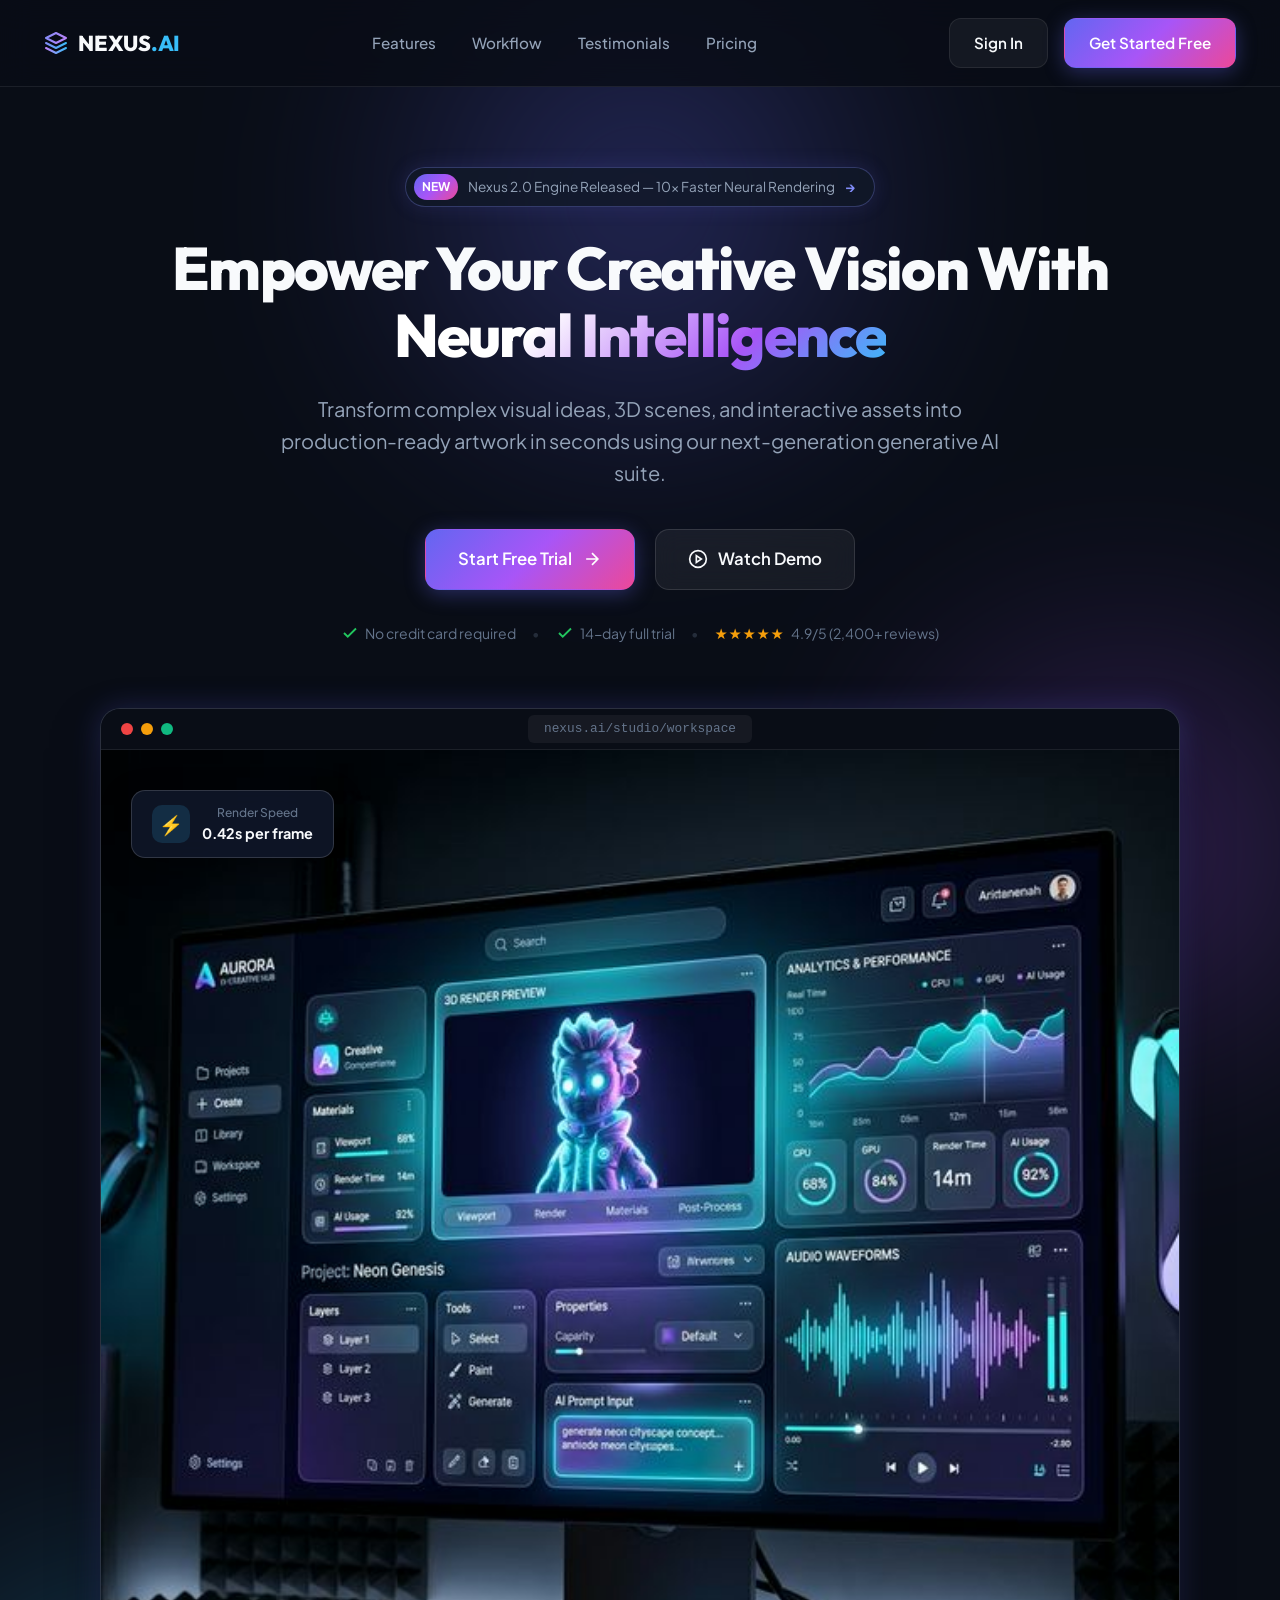
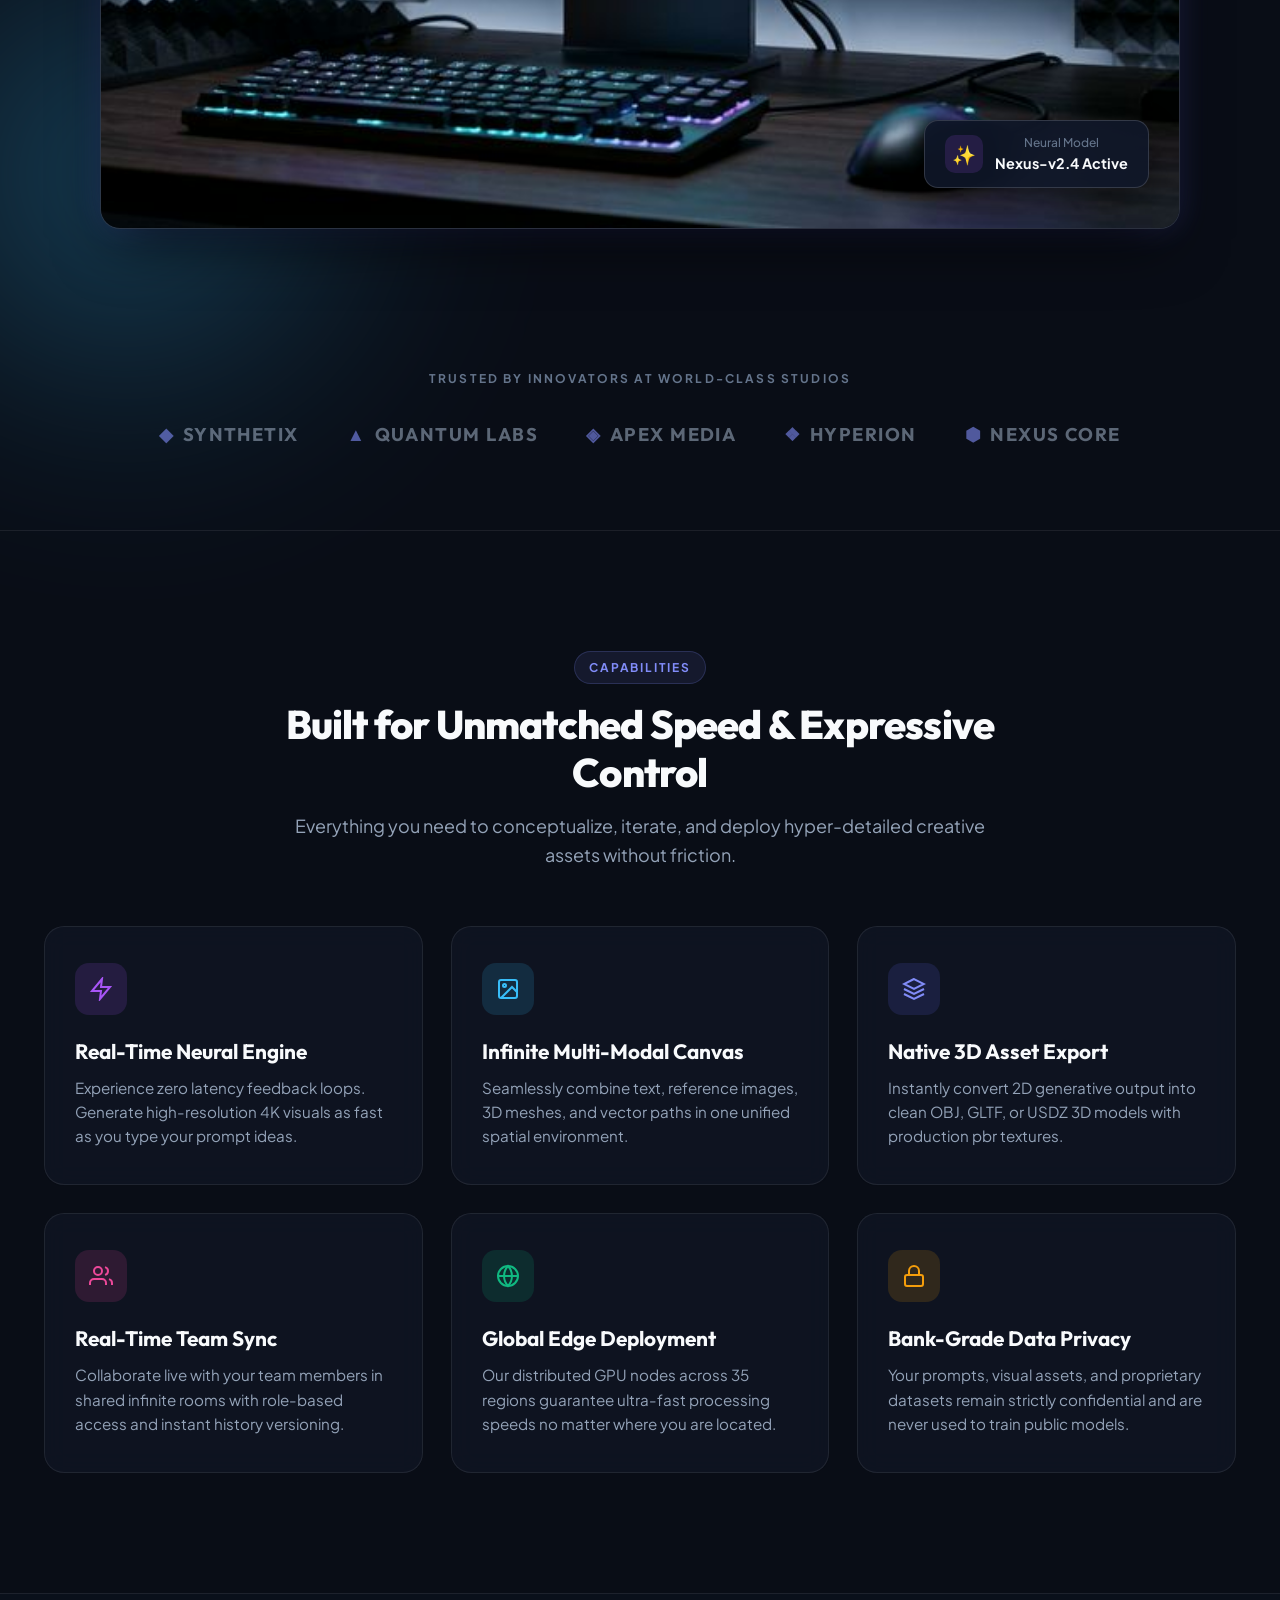
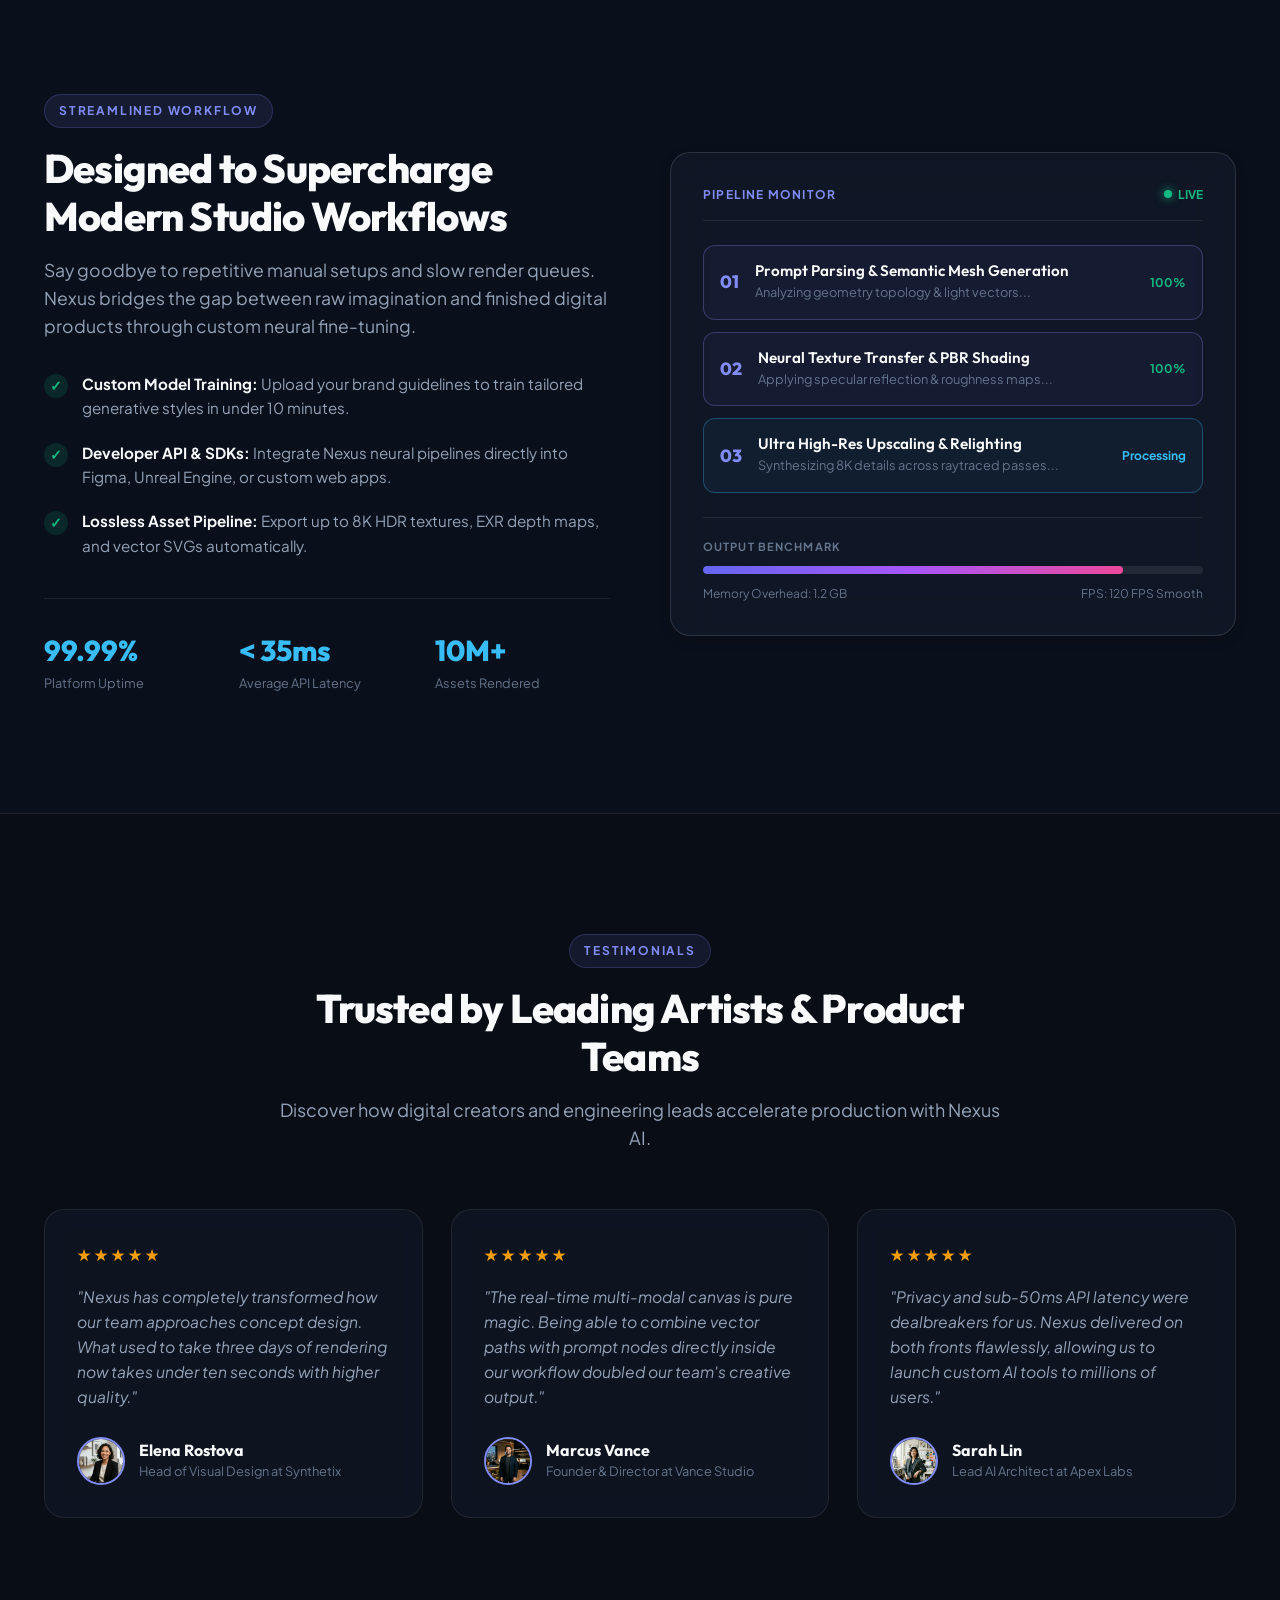
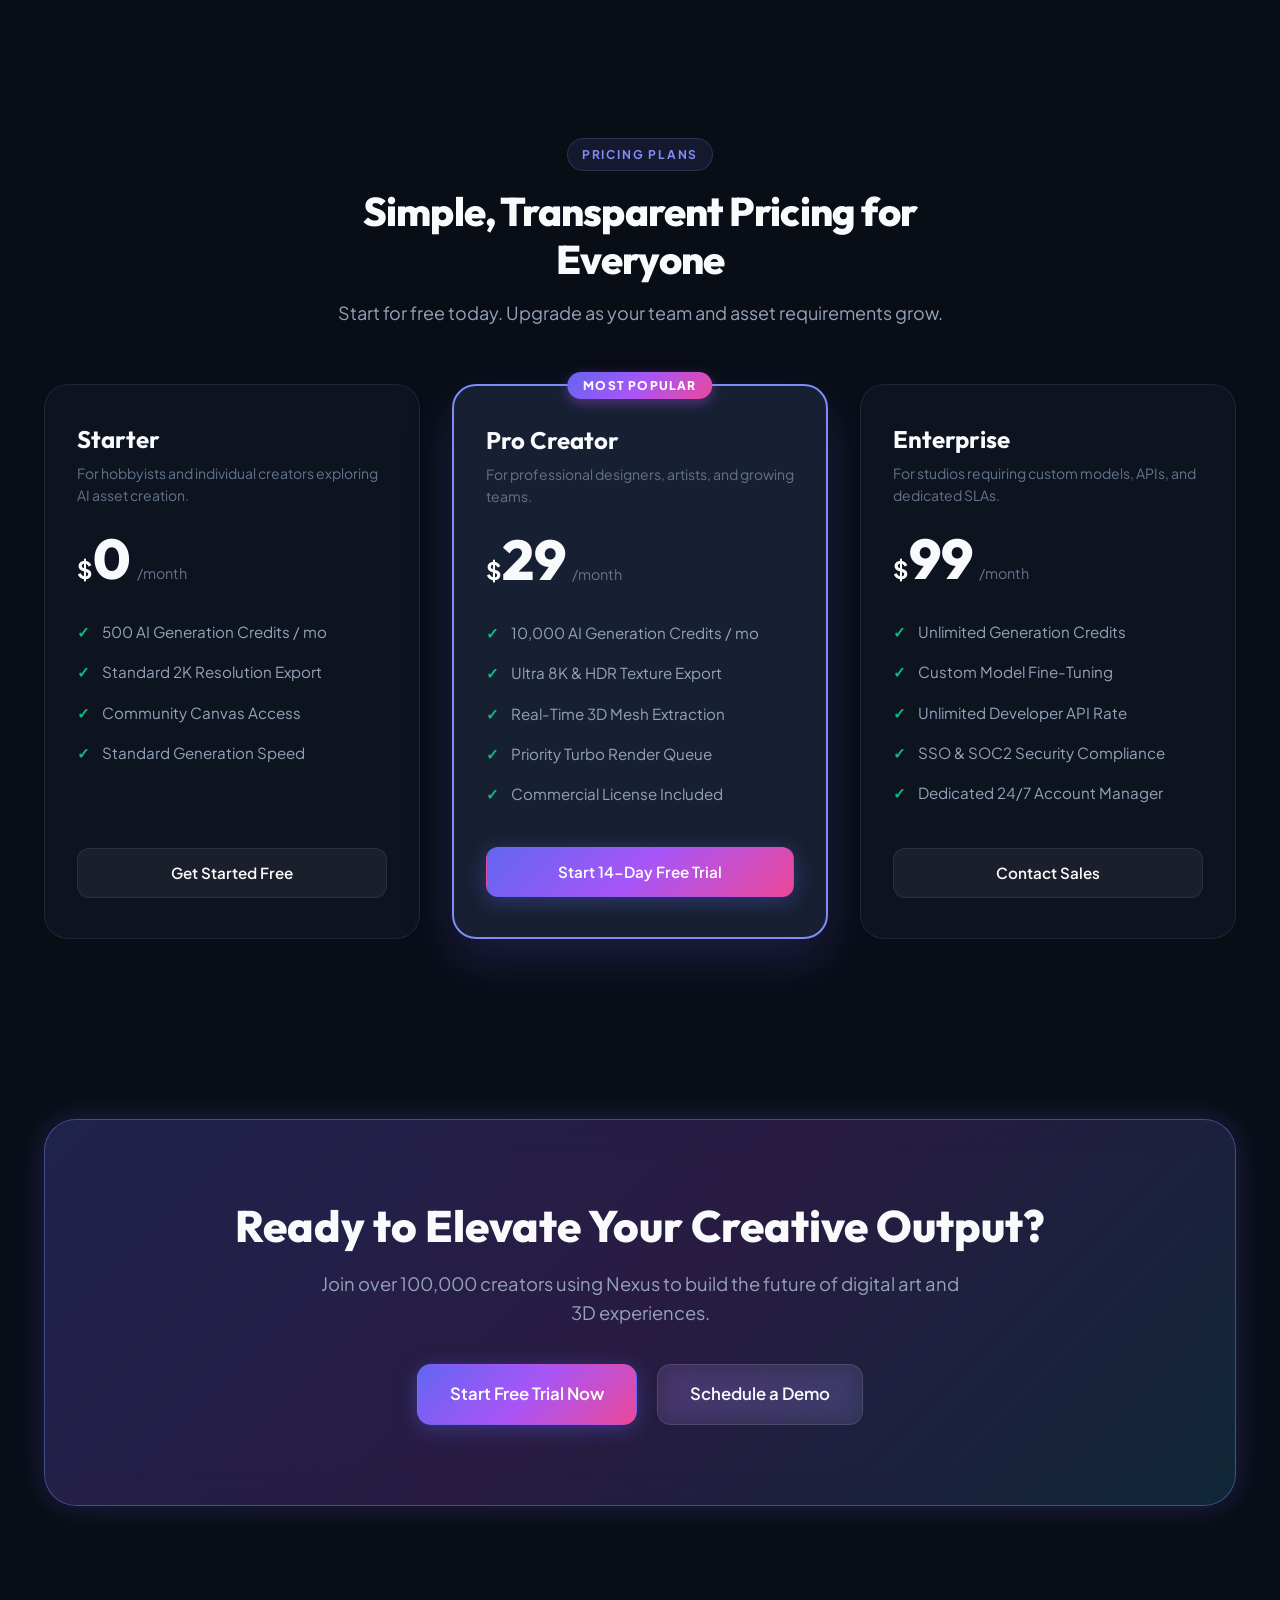
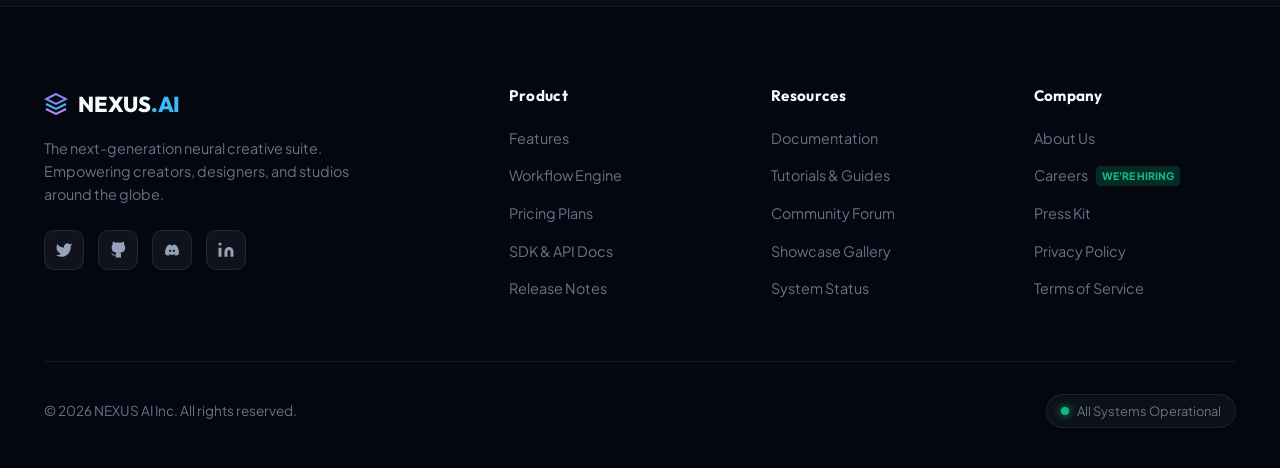
<file: WebDev/Level-1/Task-1-Landing Page/index.html>
<!DOCTYPE html>
<html lang="en">

<head>
  <meta charset="UTF-8">
  <meta name="viewport" content="width=device-width, initial-scale=1.0">
  <title>NEXUS AI — Next-Gen Creative AI Platform</title>
  <meta name="description"
    content="NEXUS AI empowers creators and teams to transform ideas into visual, 3D, and audio reality with real-time neural processing.">

  <!-- Google Fonts -->
  <link rel="preconnect" href="https://fonts.googleapis.com">
  <link rel="preconnect" href="https://fonts.gstatic.com" crossorigin>
  <link
    href="https://fonts.googleapis.com/css2?family=Outfit:wght@400;500;600;700;800&family=Plus+Jakarta+Sans:wght@400;500;600;700&display=swap"
    rel="stylesheet">

  <!-- Stylesheet -->
  <link rel="stylesheet" href="styles.css">
</head>

<body>

  <!-- Background Glowing Orbs -->
  <div class="glow-orb orb-1"></div>
  <div class="glow-orb orb-2"></div>
  <div class="glow-orb orb-3"></div>

  <!-- Header / Navigation Bar -->
  <header class="navbar-header">
    <div class="container nav-container">
      <a href="#" class="logo">
        <span class="logo-icon">
          <svg width="24" height="24" viewBox="0 0 24 24" fill="none" xmlns="http://www.w3.org/2000/svg">
            <path d="M12 2L2 7L12 12L22 7L12 2Z" stroke="url(#logo-grad-1)" stroke-width="2" stroke-linecap="round"
              stroke-linejoin="round" />
            <path d="M2 17L12 22L22 17" stroke="url(#logo-grad-2)" stroke-width="2" stroke-linecap="round"
              stroke-linejoin="round" />
            <path d="M2 12L12 17L22 12" stroke="url(#logo-grad-3)" stroke-width="2" stroke-linecap="round"
              stroke-linejoin="round" />
            <defs>
              <linearGradient id="logo-grad-1" x1="2" y1="2" x2="22" y2="12" gradientUnits="userSpaceOnUse">
                <stop stop-color="#818cf8" />
                <stop offset="1" stop-color="#c084fc" />
              </linearGradient>
              <linearGradient id="logo-grad-2" x1="2" y1="17" x2="22" y2="22" gradientUnits="userSpaceOnUse">
                <stop stop-color="#c084fc" />
                <stop offset="1" stop-color="#38bdf8" />
              </linearGradient>
              <linearGradient id="logo-grad-3" x1="2" y1="12" x2="22" y2="17" gradientUnits="userSpaceOnUse">
                <stop stop-color="#818cf8" />
                <stop offset="1" stop-color="#38bdf8" />
              </linearGradient>
            </defs>
          </svg>
        </span>
        <span class="logo-text">NEXUS<span class="logo-accent">.AI</span></span>
      </a>

      <nav class="nav-menu" id="nav-menu">
        <a href="#features" class="nav-link">Features</a>
        <a href="#about" class="nav-link">Workflow</a>
        <a href="#testimonials" class="nav-link">Testimonials</a>
        <a href="#pricing" class="nav-link">Pricing</a>
      </nav>

      <div class="nav-actions">
        <a href="#pricing" class="btn btn-secondary nav-btn-login">Sign In</a>
        <a href="#pricing" class="btn btn-primary nav-btn-cta">Get Started Free</a>
      </div>
    </div>
  </header>

  <main>
    <!-- Hero Section -->
    <section class="hero-section" id="hero">
      <div class="container hero-container">

        <!-- Hero Announcement Pill -->
        <a href="#features" class="hero-pill">
          <span class="pill-badge">NEW</span>
          <span class="pill-text">Nexus 2.0 Engine Released — 10x Faster Neural Rendering</span>
          <span class="pill-arrow">→</span>
        </a>

        <!-- Main Headline -->
        <h1 class="hero-title">
          Empower Your Creative Vision With <span class="text-gradient">Neural Intelligence</span>
        </h1>

        <!-- Hero Subheadline -->
        <p class="hero-subtitle">
          Transform complex visual ideas, 3D scenes, and interactive assets into production-ready artwork in seconds
          using our next-generation generative AI suite.
        </p>

        <!-- CTA Action Buttons -->
        <div class="hero-actions">
          <a href="#pricing" class="btn btn-primary btn-large">
            <span>Start Free Trial</span>
            <svg width="20" height="20" viewBox="0 0 24 24" fill="none" stroke="currentColor" stroke-width="2">
              <path d="M5 12h14M12 5l7 7-7 7" />
            </svg>
          </a>
          <a href="#about" class="btn btn-glass btn-large">
            <svg width="20" height="20" viewBox="0 0 24 24" fill="none" stroke="currentColor" stroke-width="2">
              <circle cx="12" cy="12" r="10" />
              <polygon points="10 8 16 12 10 16 10 8" />
            </svg>
            <span>Watch Demo</span>
          </a>
        </div>

        <!-- Trust Badges -->
        <div class="hero-trust">
          <div class="trust-item">
            <svg width="18" height="18" viewBox="0 0 24 24" fill="none" stroke="#22c55e" stroke-width="2.5">
              <polyline points="20 6 9 17 4 12" />
            </svg>
            <span>No credit card required</span>
          </div>
          <div class="trust-divider">•</div>
          <div class="trust-item">
            <svg width="18" height="18" viewBox="0 0 24 24" fill="none" stroke="#22c55e" stroke-width="2.5">
              <polyline points="20 6 9 17 4 12" />
            </svg>
            <span>14-day full trial</span>
          </div>
          <div class="trust-divider">•</div>
          <div class="trust-item">
            <span class="stars">★★★★★</span>
            <span>4.9/5 (2,400+ reviews)</span>
          </div>
        </div>

        <!-- Hero Showcase Card & Mockup -->
        <div class="hero-mockup-wrapper">
          <div class="mockup-frame">
            <div class="mockup-bar">
              <div class="dots">
                <span class="dot red"></span>
                <span class="dot yellow"></span>
                <span class="dot green"></span>
              </div>
              <div class="mockup-url">nexus.ai/studio/workspace</div>
            </div>
            <div class="mockup-image-container">
              <img src="assets/hero-dashboard.png" alt="Nexus AI Creative Workspace Dashboard" class="mockup-img">

              <!-- Floating Overlay Badge 1 -->
              <div class="floating-badge badge-top-left">
                <div class="badge-icon icon-cyan">⚡</div>
                <div class="badge-content">
                  <div class="badge-title">Render Speed</div>
                  <div class="badge-value">0.42s per frame</div>
                </div>
              </div>

              <!-- Floating Overlay Badge 2 -->
              <div class="floating-badge badge-bottom-right">
                <div class="badge-icon icon-purple">✨</div>
                <div class="badge-content">
                  <div class="badge-title">Neural Model</div>
                  <div class="badge-value">Nexus-v2.4 Active</div>
                </div>
              </div>
            </div>
          </div>
        </div>

      </div>
    </section>

    <!-- Social Proof / Client Brands Section -->
    <section class="clients-section">
      <div class="container">
        <p class="clients-title">TRUSTED BY INNOVATORS AT WORLD-CLASS STUDIOS</p>
        <div class="clients-grid">
          <div class="client-brand"><span class="brand-symbol">◆</span> SYNTHETIX</div>
          <div class="client-brand"><span class="brand-symbol">▲</span> QUANTUM LABS</div>
          <div class="client-brand"><span class="brand-symbol">◈</span> APEX MEDIA</div>
          <div class="client-brand"><span class="brand-symbol">❖</span> HYPERION</div>
          <div class="client-brand"><span class="brand-symbol">⬢</span> NEXUS CORE</div>
        </div>
      </div>
    </section>

    <!-- Features Section -->
    <section class="features-section" id="features">
      <div class="container">
        <div class="section-header center">
          <span class="section-tag">CAPABILITIES</span>
          <h2 class="section-title">Built for Unmatched Speed & Expressive Control</h2>
          <p class="section-subtitle">Everything you need to conceptualize, iterate, and deploy hyper-detailed creative
            assets without friction.</p>
        </div>

        <div class="features-grid">
          <!-- Feature Card 1 -->
          <div class="feature-card">
            <div class="feature-icon-box icon-purple">
              <svg width="24" height="24" viewBox="0 0 24 24" fill="none" stroke="currentColor" stroke-width="2">
                <path d="M13 2L3 14h9l-1 8 10-12h-9l1-8z" />
              </svg>
            </div>
            <h3 class="feature-title">Real-Time Neural Engine</h3>
            <p class="feature-desc">Experience zero latency feedback loops. Generate high-resolution 4K visuals as fast
              as you type your prompt ideas.</p>
          </div>

          <!-- Feature Card 2 -->
          <div class="feature-card">
            <div class="feature-icon-box icon-cyan">
              <svg width="24" height="24" viewBox="0 0 24 24" fill="none" stroke="currentColor" stroke-width="2">
                <rect x="3" y="3" width="18" height="18" rx="2" ry="2" />
                <circle cx="8.5" cy="8.5" r="1.5" />
                <polyline points="21 15 16 10 5 21" />
              </svg>
            </div>
            <h3 class="feature-title">Infinite Multi-Modal Canvas</h3>
            <p class="feature-desc">Seamlessly combine text, reference images, 3D meshes, and vector paths in one
              unified spatial environment.</p>
          </div>

          <!-- Feature Card 3 -->
          <div class="feature-card">
            <div class="feature-icon-box icon-blue">
              <svg width="24" height="24" viewBox="0 0 24 24" fill="none" stroke="currentColor" stroke-width="2">
                <polygon points="12 2 2 7 12 12 22 7 12 2" />
                <polyline points="2 17 12 22 22 17" />
                <polyline points="2 12 12 17 22 12" />
              </svg>
            </div>
            <h3 class="feature-title">Native 3D Asset Export</h3>
            <p class="feature-desc">Instantly convert 2D generative output into clean OBJ, GLTF, or USDZ 3D models with
              production pbr textures.</p>
          </div>

          <!-- Feature Card 4 -->
          <div class="feature-card">
            <div class="feature-icon-box icon-pink">
              <svg width="24" height="24" viewBox="0 0 24 24" fill="none" stroke="currentColor" stroke-width="2">
                <path d="M17 21v-2a4 4 0 0 0-4-4H5a4 4 0 0 0-4 4v2" />
                <circle cx="9" cy="7" r="4" />
                <path d="M23 21v-2a4 4 0 0 0-3-3.87" />
                <path d="M16 3.13a4 4 0 0 1 0 7.75" />
              </svg>
            </div>
            <h3 class="feature-title">Real-Time Team Sync</h3>
            <p class="feature-desc">Collaborate live with your team members in shared infinite rooms with role-based
              access and instant history versioning.</p>
          </div>

          <!-- Feature Card 5 -->
          <div class="feature-card">
            <div class="feature-icon-box icon-emerald">
              <svg width="24" height="24" viewBox="0 0 24 24" fill="none" stroke="currentColor" stroke-width="2">
                <circle cx="12" cy="12" r="10" />
                <line x1="2" y1="12" x2="22" y2="12" />
                <path d="M12 2a15.3 15.3 0 0 1 4 10 15.3 15.3 0 0 1-4 10 15.3 15.3 0 0 1-4-10 15.3 15.3 0 0 1 4-10z" />
              </svg>
            </div>
            <h3 class="feature-title">Global Edge Deployment</h3>
            <p class="feature-desc">Our distributed GPU nodes across 35 regions guarantee ultra-fast processing speeds
              no matter where you are located.</p>
          </div>

          <!-- Feature Card 6 -->
          <div class="feature-card">
            <div class="feature-icon-box icon-amber">
              <svg width="24" height="24" viewBox="0 0 24 24" fill="none" stroke="currentColor" stroke-width="2">
                <rect x="3" y="11" width="18" height="11" rx="2" ry="2" />
                <path d="M7 11V7a5 5 0 0 1 10 0v4" />
              </svg>
            </div>
            <h3 class="feature-title">Bank-Grade Data Privacy</h3>
            <p class="feature-desc">Your prompts, visual assets, and proprietary datasets remain strictly confidential
              and are never used to train public models.</p>
          </div>
        </div>
      </div>
    </section>

    <!-- Workflow / About Section -->
    <section class="about-section" id="about">
      <div class="container">
        <div class="about-grid">

          <!-- Left Column Content -->
          <div class="about-content">
            <span class="section-tag">STREAMLINED WORKFLOW</span>
            <h2 class="section-title">Designed to Supercharge Modern Studio Workflows</h2>
            <p class="about-desc">
              Say goodbye to repetitive manual setups and slow render queues. Nexus bridges the gap between raw
              imagination and finished digital products through custom neural fine-tuning.
            </p>

            <ul class="checklist">
              <li class="check-item">
                <span class="check-icon">✓</span>
                <div>
                  <strong>Custom Model Training:</strong> Upload your brand guidelines to train tailored generative
                  styles in under 10 minutes.
                </div>
              </li>
              <li class="check-item">
                <span class="check-icon">✓</span>
                <div>
                  <strong>Developer API & SDKs:</strong> Integrate Nexus neural pipelines directly into Figma, Unreal
                  Engine, or custom web apps.
                </div>
              </li>
              <li class="check-item">
                <span class="check-icon">✓</span>
                <div>
                  <strong>Lossless Asset Pipeline:</strong> Export up to 8K HDR textures, EXR depth maps, and vector
                  SVGs automatically.
                </div>
              </li>
            </ul>

            <div class="stats-row">
              <div class="stat-box">
                <div class="stat-number">99.99%</div>
                <div class="stat-label">Platform Uptime</div>
              </div>
              <div class="stat-box">
                <div class="stat-number">&lt; 35ms</div>
                <div class="stat-label">Average API Latency</div>
              </div>
              <div class="stat-box">
                <div class="stat-number">10M+</div>
                <div class="stat-label">Assets Rendered</div>
              </div>
            </div>
          </div>

          <!-- Right Column Card Showcase -->
          <div class="about-preview-card">
            <div class="preview-header">
              <div class="preview-pill">PIPELINE MONITOR</div>
              <div class="preview-status"><span class="status-dot"></span> LIVE</div>
            </div>

            <div class="pipeline-step active">
              <div class="step-num">01</div>
              <div class="step-info">
                <h4>Prompt Parsing & Semantic Mesh Generation</h4>
                <p>Analyzing geometry topology & light vectors...</p>
              </div>
              <div class="step-badge">100%</div>
            </div>

            <div class="pipeline-step active">
              <div class="step-num">02</div>
              <div class="step-info">
                <h4>Neural Texture Transfer & PBR Shading</h4>
                <p>Applying specular reflection & roughness maps...</p>
              </div>
              <div class="step-badge">100%</div>
            </div>

            <div class="pipeline-step processing">
              <div class="step-num">03</div>
              <div class="step-info">
                <h4>Ultra High-Res Upscaling & Relighting</h4>
                <p>Synthesizing 8K details across raytraced passes...</p>
              </div>
              <div class="step-badge loader">Processing</div>
            </div>

            <div class="preview-footer-box">
              <div class="preview-mini-title">OUTPUT BENCHMARK</div>
              <div class="progress-bar-bg">
                <div class="progress-bar-fill"></div>
              </div>
              <div class="benchmark-info">
                <span>Memory Overhead: 1.2 GB</span>
                <span>FPS: 120 FPS Smooth</span>
              </div>
            </div>

          </div>

        </div>
      </div>
    </section>

    <!-- Testimonials Section -->
    <section class="testimonials-section" id="testimonials">
      <div class="container">
        <div class="section-header center">
          <span class="section-tag">TESTIMONIALS</span>
          <h2 class="section-title">Trusted by Leading Artists & Product Teams</h2>
          <p class="section-subtitle">Discover how digital creators and engineering leads accelerate production with
            Nexus AI.</p>
        </div>

        <div class="testimonials-grid">

          <!-- Testimonial 1 -->
          <div class="testimonial-card">
            <div class="stars-rating">★★★★★</div>
            <p class="testimonial-text">
              "Nexus has completely transformed how our team approaches concept design. What used to take three days of
              rendering now takes under ten seconds with higher quality."
            </p>
            <div class="author-info">
              <img src="assets/avatar-1.png" alt="Elena Rostova" class="author-avatar">
              <div>
                <h4 class="author-name">Elena Rostova</h4>
                <p class="author-role">Head of Visual Design at Synthetix</p>
              </div>
            </div>
          </div>

          <!-- Testimonial 2 -->
          <div class="testimonial-card">
            <div class="stars-rating">★★★★★</div>
            <p class="testimonial-text">
              "The real-time multi-modal canvas is pure magic. Being able to combine vector paths with prompt nodes
              directly inside our workflow doubled our team's creative output."
            </p>
            <div class="author-info">
              <img src="assets/avatar-2.png" alt="Marcus Vance" class="author-avatar">
              <div>
                <h4 class="author-name">Marcus Vance</h4>
                <p class="author-role">Founder & Director at Vance Studio</p>
              </div>
            </div>
          </div>

          <!-- Testimonial 3 -->
          <div class="testimonial-card">
            <div class="stars-rating">★★★★★</div>
            <p class="testimonial-text">
              "Privacy and sub-50ms API latency were dealbreakers for us. Nexus delivered on both fronts flawlessly,
              allowing us to launch custom AI tools to millions of users."
            </p>
            <div class="author-info">
              <img src="assets/avatar-3.png" alt="Sarah Lin" class="author-avatar">
              <div>
                <h4 class="author-name">Sarah Lin</h4>
                <p class="author-role">Lead AI Architect at Apex Labs</p>
              </div>
            </div>
          </div>

        </div>
      </div>
    </section>

    <!-- Pricing Section -->
    <section class="pricing-section" id="pricing">
      <div class="container">
        <div class="section-header center">
          <span class="section-tag">PRICING PLANS</span>
          <h2 class="section-title">Simple, Transparent Pricing for Everyone</h2>
          <p class="section-subtitle">Start for free today. Upgrade as your team and asset requirements grow.</p>
        </div>

        <div class="pricing-grid">

          <!-- Pricing Card 1: Starter -->
          <div class="pricing-card">
            <div class="plan-header">
              <h3 class="plan-name">Starter</h3>
              <p class="plan-desc">For hobbyists and individual creators exploring AI asset creation.</p>
            </div>
            <div class="plan-price">
              <span class="currency">$</span><span class="amount">0</span><span class="period">/month</span>
            </div>
            <ul class="plan-features">
              <li><span class="icon">✓</span> 500 AI Generation Credits / mo</li>
              <li><span class="icon">✓</span> Standard 2K Resolution Export</li>
              <li><span class="icon">✓</span> Community Canvas Access</li>
              <li><span class="icon">✓</span> Standard Generation Speed</li>
            </ul>
            <a href="#hero" class="btn btn-secondary btn-full">Get Started Free</a>
          </div>

          <!-- Pricing Card 2: Pro (Highlighted) -->
          <div class="pricing-card plan-featured">
            <div class="featured-badge">MOST POPULAR</div>
            <div class="plan-header">
              <h3 class="plan-name">Pro Creator</h3>
              <p class="plan-desc">For professional designers, artists, and growing teams.</p>
            </div>
            <div class="plan-price">
              <span class="currency">$</span><span class="amount">29</span><span class="period">/month</span>
            </div>
            <ul class="plan-features">
              <li><span class="icon">✓</span> 10,000 AI Generation Credits / mo</li>
              <li><span class="icon">✓</span> Ultra 8K & HDR Texture Export</li>
              <li><span class="icon">✓</span> Real-Time 3D Mesh Extraction</li>
              <li><span class="icon">✓</span> Priority Turbo Render Queue</li>
              <li><span class="icon">✓</span> Commercial License Included</li>
            </ul>
            <a href="#hero" class="btn btn-primary btn-full">Start 14-Day Free Trial</a>
          </div>

          <!-- Pricing Card 3: Enterprise -->
          <div class="pricing-card">
            <div class="plan-header">
              <h3 class="plan-name">Enterprise</h3>
              <p class="plan-desc">For studios requiring custom models, APIs, and dedicated SLAs.</p>
            </div>
            <div class="plan-price">
              <span class="currency">$</span><span class="amount">99</span><span class="period">/month</span>
            </div>
            <ul class="plan-features">
              <li><span class="icon">✓</span> Unlimited Generation Credits</li>
              <li><span class="icon">✓</span> Custom Model Fine-Tuning</li>
              <li><span class="icon">✓</span> Unlimited Developer API Rate</li>
              <li><span class="icon">✓</span> SSO & SOC2 Security Compliance</li>
              <li><span class="icon">✓</span> Dedicated 24/7 Account Manager</li>
            </ul>
            <a href="#hero" class="btn btn-secondary btn-full">Contact Sales</a>
          </div>

        </div>
      </div>
    </section>

    <!-- Bottom CTA Banner Section -->
    <section class="cta-banner-section">
      <div class="container">
        <div class="cta-banner-box">
          <div class="cta-content">
            <h2 class="cta-title">Ready to Elevate Your Creative Output?</h2>
            <p class="cta-subtitle">Join over 100,000 creators using Nexus to build the future of digital art and 3D
              experiences.</p>
            <div class="cta-actions">
              <a href="#pricing" class="btn btn-primary btn-large">Start Free Trial Now</a>
              <a href="#about" class="btn btn-glass btn-large">Schedule a Demo</a>
            </div>
          </div>
        </div>
      </div>
    </section>

  </main>

  <!-- Footer -->
  <footer class="footer">
    <div class="container">
      <div class="footer-top">

        <div class="footer-brand-col">
          <a href="#" class="logo">
            <span class="logo-icon">
              <svg width="24" height="24" viewBox="0 0 24 24" fill="none" xmlns="http://www.w3.org/2000/svg">
                <path d="M12 2L2 7L12 12L22 7L12 2Z" stroke="#818cf8" stroke-width="2" />
                <path d="M2 17L12 22L22 17" stroke="#c084fc" stroke-width="2" />
                <path d="M2 12L12 17L22 12" stroke="#38bdf8" stroke-width="2" />
              </svg>
            </span>
            <span class="logo-text">NEXUS<span class="logo-accent">.AI</span></span>
          </a>
          <p class="footer-desc">
            The next-generation neural creative suite. Empowering creators, designers, and studios around the globe.
          </p>
          <div class="social-links">
            <a href="#" class="social-icon" aria-label="Twitter">
              <svg width="18" height="18" viewBox="0 0 24 24" fill="currentColor">
                <path
                  d="M23 3a10.9 10.9 0 0 1-3.14 1.53 4.48 4.48 0 0 0-7.86 3v1A10.66 10.66 0 0 1 3 4s-4 9 5 13a11.64 11.64 0 0 1-7 2c9 5 20 0 20-11.5a4.5 4.5 0 0 0-.08-.83A7.72 7.72 0 0 0 23 3z" />
              </svg>
            </a>
            <a href="#" class="social-icon" aria-label="GitHub">
              <svg width="18" height="18" viewBox="0 0 24 24" fill="currentColor">
                <path
                  d="M9 19c-5 1.5-5-2.5-7-3m14 6v-3.87a3.37 3.37 0 0 0-.94-2.61c3.14-.35 6.44-1.54 6.44-7A5.44 5.44 0 0 0 20 4.77 5.07 5.07 0 0 0 19.91 1S18.73.65 16 2.48a13.38 13.38 0 0 0-7 0C6.27.65 5.09 1 5.09 1A5.07 5.07 0 0 0 5 4.77a5.44 5.44 0 0 0-1.5 3.78c0 5.42 3.3 6.61 6.44 7A3.37 3.37 0 0 0 9 18.13V22" />
              </svg>
            </a>
            <a href="#" class="social-icon" aria-label="Discord">
              <svg width="18" height="18" viewBox="0 0 24 24" fill="currentColor">
                <path
                  d="M18 6h0a14.5 14.5 0 0 0-4-1.25A11 11 0 0 0 13 6a14.8 14.8 0 0 0-2 0A11 11 0 0 0 10 4.75 14.5 14.5 0 0 0 6 6 15.6 15.6 0 0 0 3 17.5a14.8 14.8 0 0 0 4.5 2.25 11.2 11.2 0 0 0 1-1.5 9.7 9.7 0 0 1-1.5-.75l.25-.25a10.4 10.4 0 0 0 9.5 0l.25.25a9.7 9.7 0 0 1-1.5.75 11.2 11.2 0 0 0 1 1.5A14.8 14.8 0 0 0 21 17.5 15.6 15.6 0 0 0 18 6zM9.5 14.5c-.8 0-1.5-.7-1.5-1.5s.7-1.5 1.5-1.5 1.5.7 1.5 1.5-.7 1.5-1.5 1.5zm5 0c-.8 0-1.5-.7-1.5-1.5s.7-1.5 1.5-1.5 1.5.7 1.5 1.5-.7 1.5-1.5 1.5z" />
              </svg>
            </a>
            <a href="#" class="social-icon" aria-label="LinkedIn">
              <svg width="18" height="18" viewBox="0 0 24 24" fill="currentColor">
                <path d="M16 8a6 6 0 0 1 6 6v7h-4v-7a2 2 0 0 0-2-2 2 2 0 0 0-2 2v7h-4v-7a6 6 0 0 1 6-6z" />
                <rect x="2" y="9" width="4" height="12" />
                <circle cx="4" cy="4" r="2" />
              </svg>
            </a>
          </div>
        </div>

        <div class="footer-links-col">
          <h4 class="footer-heading">Product</h4>
          <ul class="footer-menu">
            <li><a href="#features">Features</a></li>
            <li><a href="#about">Workflow Engine</a></li>
            <li><a href="#pricing">Pricing Plans</a></li>
            <li><a href="#">SDK & API Docs</a></li>
            <li><a href="#">Release Notes</a></li>
          </ul>
        </div>

        <div class="footer-links-col">
          <h4 class="footer-heading">Resources</h4>
          <ul class="footer-menu">
            <li><a href="#">Documentation</a></li>
            <li><a href="#">Tutorials & Guides</a></li>
            <li><a href="#">Community Forum</a></li>
            <li><a href="#">Showcase Gallery</a></li>
            <li><a href="#">System Status</a></li>
          </ul>
        </div>

        <div class="footer-links-col">
          <h4 class="footer-heading">Company</h4>
          <ul class="footer-menu">
            <li><a href="#">About Us</a></li>
            <li><a href="#">Careers <span class="hiring-tag">WE'RE HIRING</span></a></li>
            <li><a href="#">Press Kit</a></li>
            <li><a href="#">Privacy Policy</a></li>
            <li><a href="#">Terms of Service</a></li>
          </ul>
        </div>

      </div>

      <div class="footer-bottom">
        <p class="copyright">© 2026 NEXUS AI Inc. All rights reserved.</p>
        <div class="status-badge">
          <span class="status-indicator"></span>
          <span>All Systems Operational</span>
        </div>
      </div>
    </div>
  </footer>

</body>

</html>
</file>
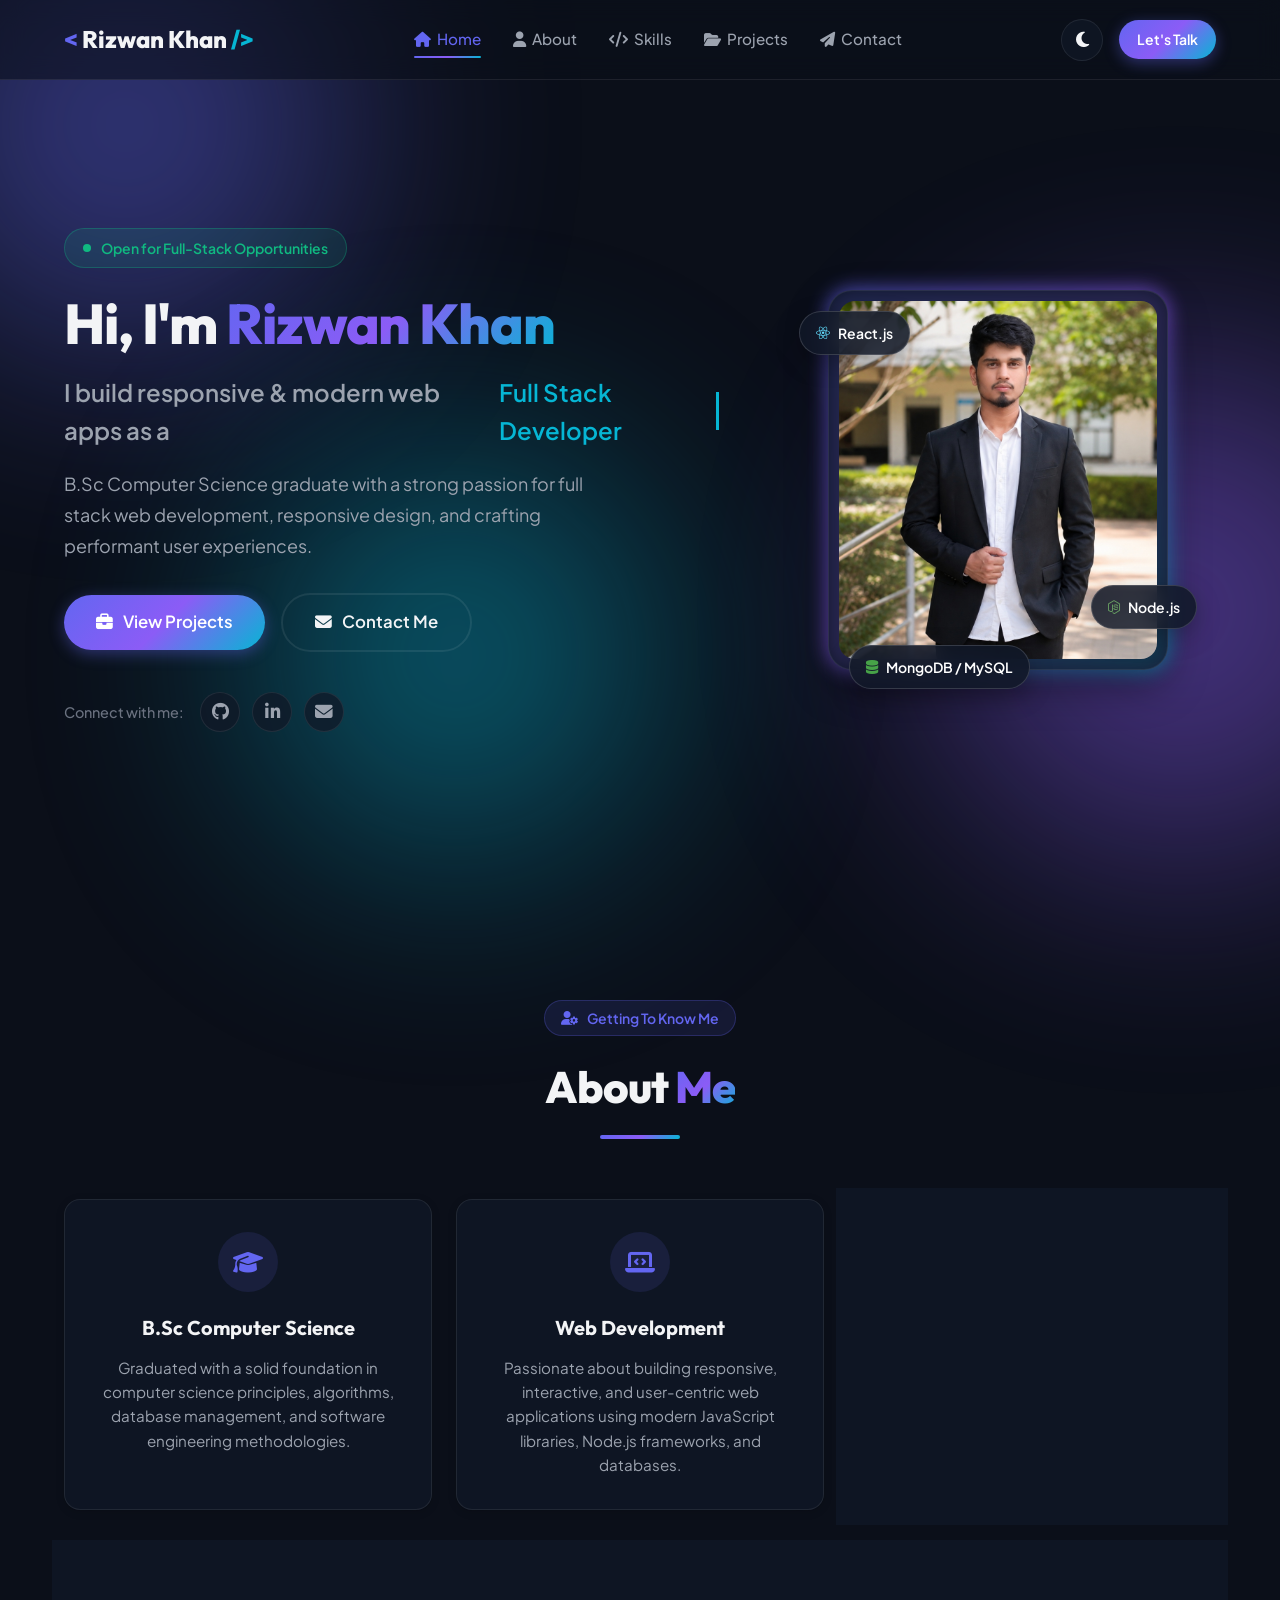
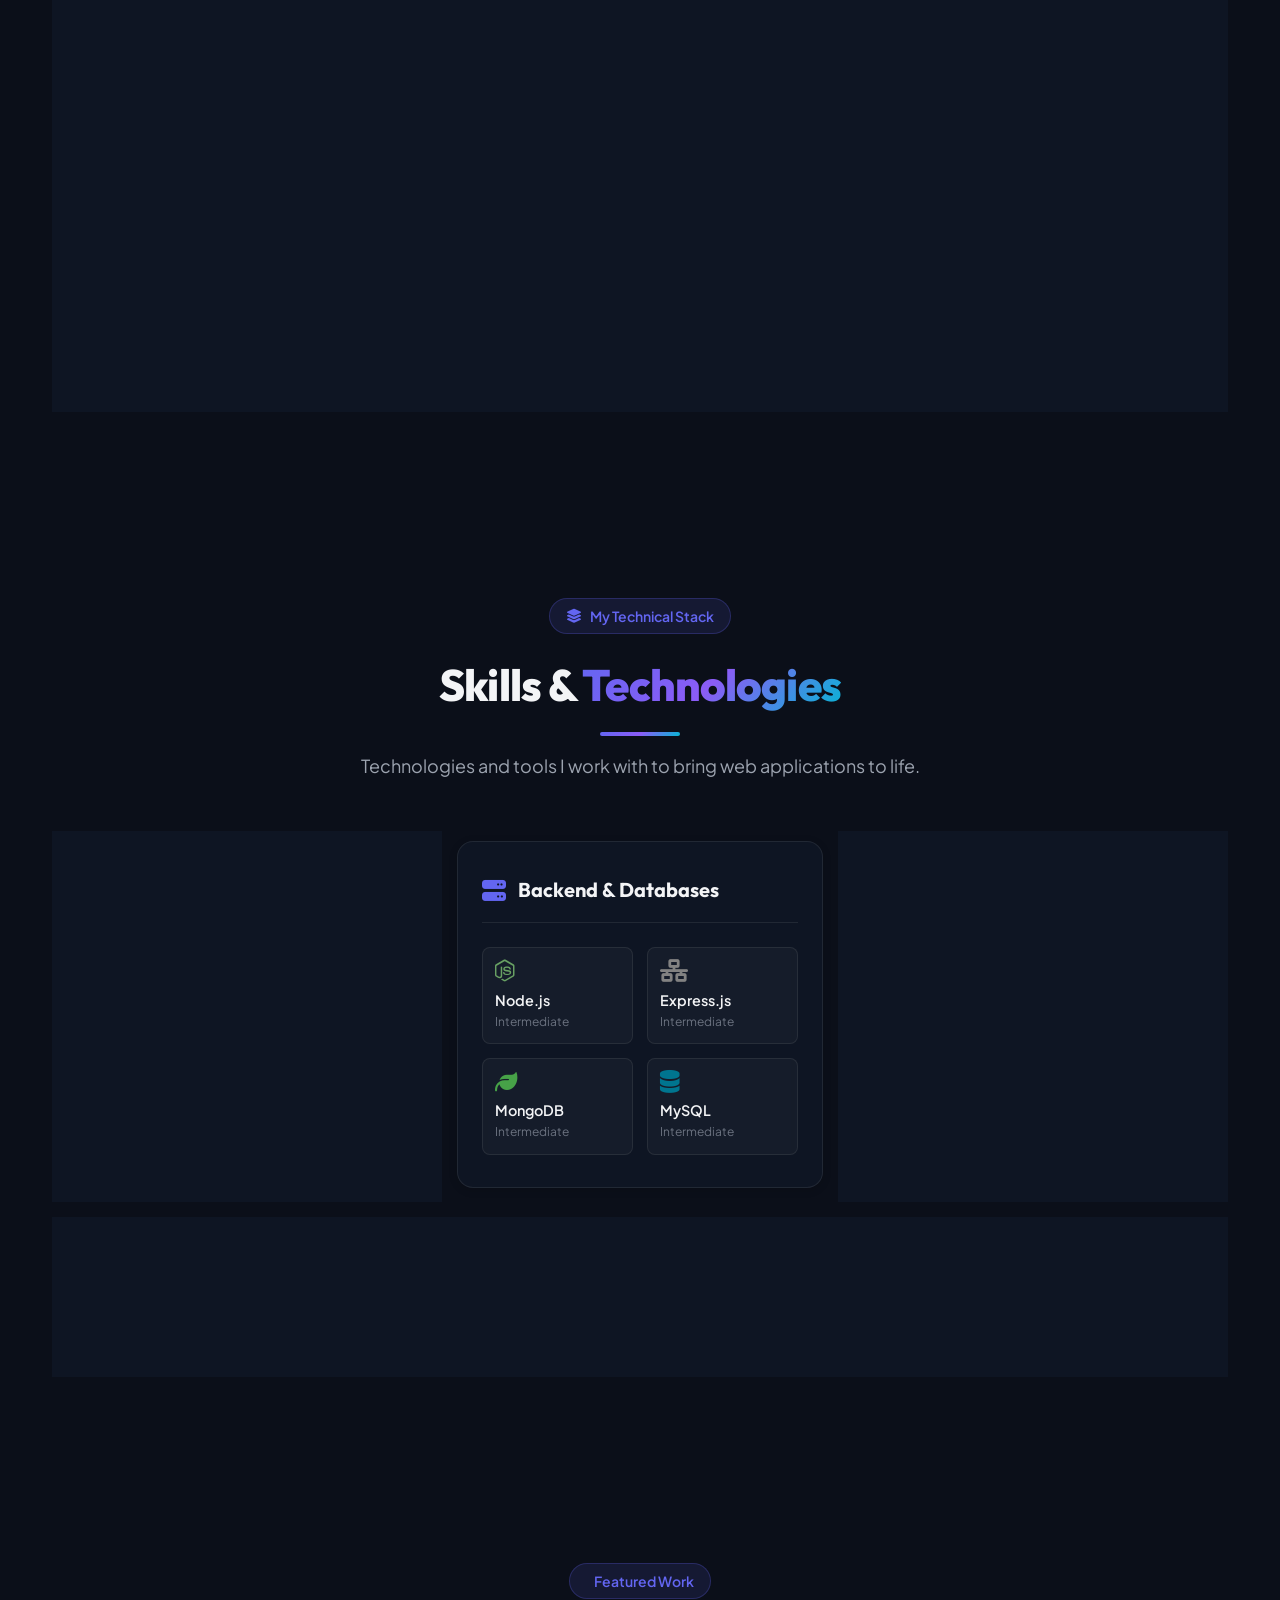
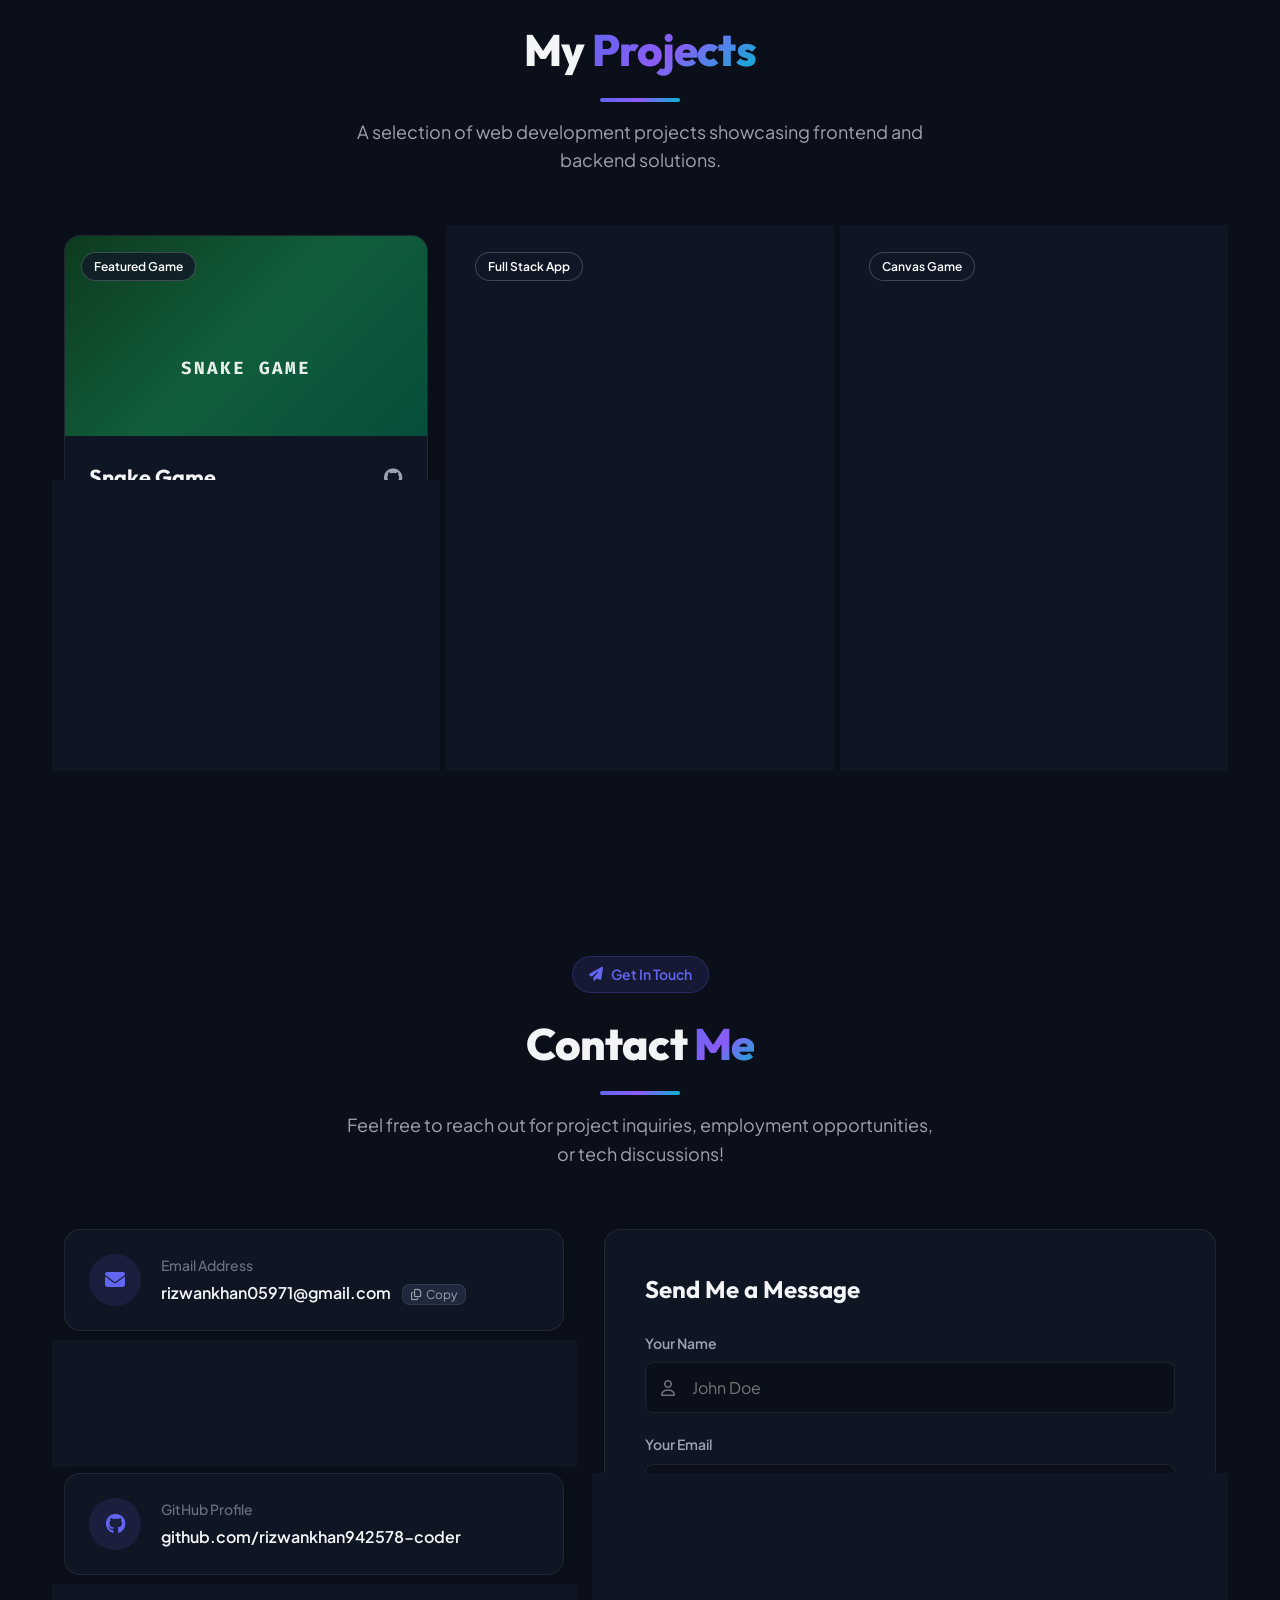
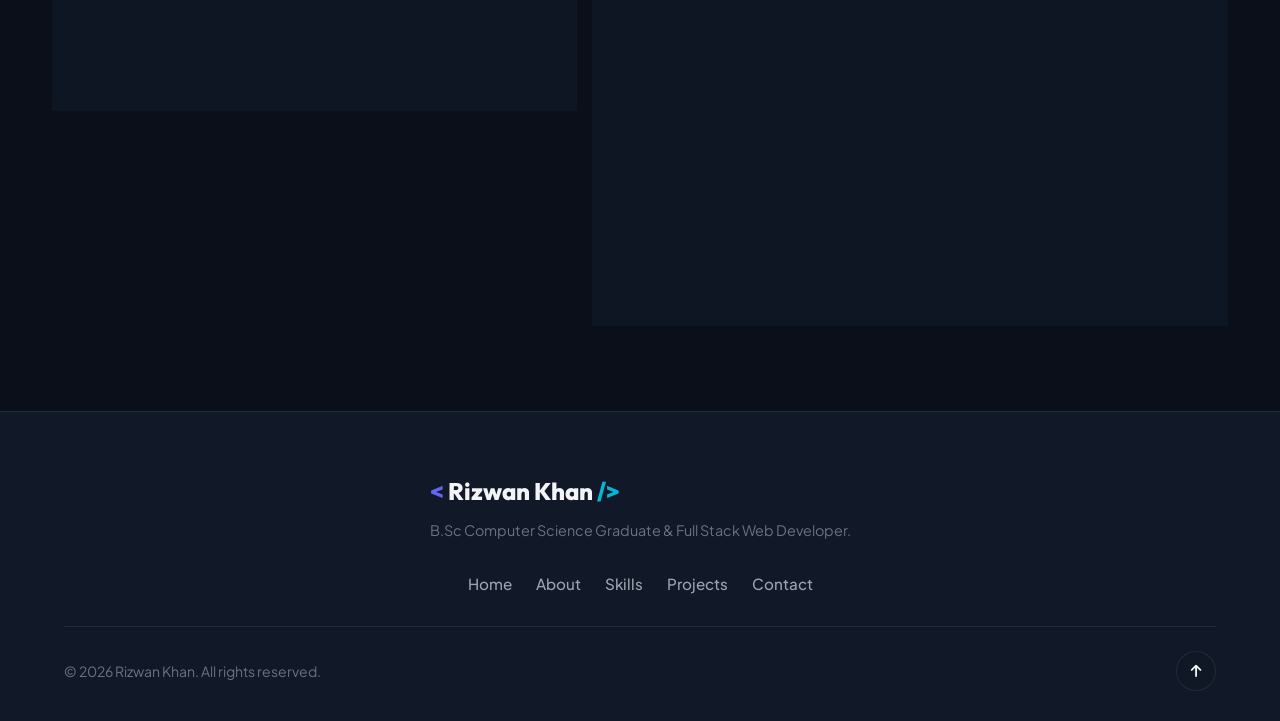
<file: WebDev/Level-1/Task-2-Personal Portfolio/index.html>
<!DOCTYPE html>
<html lang="en" data-theme="dark">

<head>
    <meta charset="UTF-8">
    <meta name="viewport" content="width=device-width, initial-scale=1.0">
    <title>Rizwan Khan | Full Stack Developer Portfolio</title>
    <meta name="description"
        content="Portfolio of Rizwan Khan, Full Stack Developer & B.Sc Computer Science graduate specializing in HTML, CSS, JavaScript, React, Node.js, Express.js, MongoDB, and MySQL.">
    <meta name="keywords"
        content="Rizwan Khan, Full Stack Developer, Web Developer Portfolio, React Developer, Node.js Developer, Computer Science Graduate">
    <meta name="author" content="Rizwan Khan">

    <!-- Favicon -->
    <link rel="icon" type="image/svg+xml"
        href="data:image/svg+xml,<svg xmlns='http://www.w3.org/2000/svg' viewBox='0 0 100 100'><text y='.9em' font-size='90'>🚀</text></svg>">

    <!-- Google Fonts -->
    <link rel="preconnect" href="https://fonts.googleapis.com">
    <link rel="preconnect" href="https://fonts.gstatic.com" crossorigin>
    <link
        href="https://fonts.googleapis.com/css2?family=Outfit:wght@400;500;600;700;800&family=Plus+Jakarta+Sans:wght@300;400;500;600;700&family=Fira+Code:wght@400;500&display=swap"
        rel="stylesheet">

    <!-- FontAwesome 6 Icons CDN -->
    <link rel="stylesheet" href="https://cdnjs.cloudflare.com/ajax/libs/font-awesome/6.5.1/css/all.min.css">

    <!-- Custom CSS -->
    <link rel="stylesheet" href="style.css">
</head>

<body>
    <!-- Background Animated Mesh Glow -->
    <div class="bg-glow bg-glow-1"></div>
    <div class="bg-glow bg-glow-2"></div>
    <div class="bg-glow bg-glow-3"></div>

    <!-- Navigation Bar -->
    <header class="navbar" id="navbar">
        <div class="nav-container">
            <a href="#home" class="logo">
                <span class="logo-bracket">&lt;</span><span class="logo-name">Rizwan Khan</span> <span
                    class="logo-tag">/&gt;</span>
            </a>

            <nav class="nav-links" id="nav-links">
                <a href="#home" class="nav-link active"><i class="fa-solid fa-house"></i> Home</a>
                <a href="#about" class="nav-link"><i class="fa-solid fa-user"></i> About</a>
                <a href="#skills" class="nav-link"><i class="fa-solid fa-code"></i> Skills</a>
                <a href="#projects" class="nav-link"><i class="fa-solid fa-folder-open"></i> Projects</a>
                <a href="#contact" class="nav-link"><i class="fa-solid fa-paper-plane"></i> Contact</a>
            </nav>

            <div class="nav-actions">
                <button class="theme-toggle" id="theme-toggle" aria-label="Toggle Theme" title="Toggle Light/Dark Mode">
                    <i class="fa-solid fa-moon moon-icon"></i>
                    <i class="fa-solid fa-sun sun-icon"></i>
                </button>
                <a href="#contact" class="btn btn-sm btn-primary nav-cta">Let's Talk</a>
                <button class="mobile-toggle" id="mobile-toggle" aria-label="Open Navigation Menu">
                    <span class="bar"></span>
                    <span class="bar"></span>
                    <span class="bar"></span>
                </button>
            </div>
        </div>
    </header>

    <main>
        <!-- Hero / Profile Section -->
        <section class="hero-section" id="home">
            <div class="container hero-container">
                <div class="hero-content">
                    <div class="badge hero-badge">
                        <span class="pulse-dot"></span> Open for Full-Stack Opportunities
                    </div>
                    <h1 class="hero-title">
                        Hi, I'm <span class="gradient-text">Rizwan Khan</span>
                    </h1>
                    <h2 class="hero-subtitle">
                        I build responsive & modern web apps as a <span class="typing-text"
                            id="typing-text"></span><span class="cursor">&nbsp;</span>
                    </h2>
                    <p class="hero-description">
                        B.Sc Computer Science graduate with a strong passion for full stack web development, responsive
                        design, and crafting performant user experiences.
                    </p>

                    <div class="hero-cta">
                        <a href="#projects" class="btn btn-primary btn-lg">
                            <i class="fa-solid fa-briefcase"></i> View Projects
                        </a>
                        <a href="#contact" class="btn btn-outline btn-lg">
                            <i class="fa-solid fa-envelope"></i> Contact Me
                        </a>
                    </div>

                    <div class="social-links-bar">
                        <span class="social-label">Connect with me:</span>
                        <div class="social-icons">
                            <a href="https://github.com/rizwankhan942578-coder" target="_blank"
                                rel="noopener noreferrer" class="social-icon" aria-label="GitHub Profile"
                                title="GitHub Profile">
                                <i class="fa-brands fa-github"></i>
                            </a>
                            <a href="https://www.linkedin.com/in/rizwan-khan-080607415/?lipi=urn%3Ali%3Apage%3Ad_flagship3_profile_view_base_contact_details%3BN8PqRMGTROiavwQZ1LWMqA%3D%3D"
                                target="_blank" rel="noopener noreferrer" class="social-icon"
                                aria-label="LinkedIn Profile" title="LinkedIn Profile">
                                <i class="fa-brands fa-linkedin-in"></i>
                            </a>
                            <a href="mailto:rizwankhan05971@gmail.com" class="social-icon" aria-label="Email Me"
                                title="Email: rizwankhan05971@gmail.com">
                                <i class="fa-solid fa-envelope"></i>
                            </a>
                        </div>
                    </div>
                </div>

                <div class="hero-image-wrapper">
                    <div class="image-frame">
                        <div class="glowing-border"></div>
                        <img src="assets/profile.jpg" alt="Rizwan Khan - Full Stack Developer" class="profile-img">
                        <div class="floating-tech-badge badge-1">
                            <i class="fa-brands fa-react react-color"></i> React.js
                        </div>
                        <div class="floating-tech-badge badge-2">
                            <i class="fa-brands fa-node-js node-color"></i> Node.js
                        </div>
                        <div class="floating-tech-badge badge-3">
                            <i class="fa-solid fa-database db-color"></i> MongoDB / MySQL
                        </div>
                    </div>
                </div>
            </div>
        </section>

        <!-- About Me Section -->
        <section class="about-section section-padding" id="about">
            <div class="container">
                <div class="section-header text-center">
                    <span class="section-tag"><i class="fa-solid fa-user-gear"></i> Getting To Know Me</span>
                    <h2 class="section-title">About <span class="gradient-text">Me</span></h2>
                    <div class="section-line"></div>
                </div>

                <div class="about-grid">
                    <div class="about-card glass-card">
                        <div class="about-icon">
                            <i class="fa-solid fa-graduation-cap"></i>
                        </div>
                        <h3>B.Sc Computer Science</h3>
                        <p>
                            Graduated with a solid foundation in computer science principles, algorithms, database
                            management, and software engineering methodologies.
                        </p>
                    </div>

                    <div class="about-card glass-card">
                        <div class="about-icon">
                            <i class="fa-solid fa-laptop-code"></i>
                        </div>
                        <h3>Web Development</h3>
                        <p>
                            Passionate about building responsive, interactive, and user-centric web applications using
                            modern JavaScript libraries, Node.js frameworks, and databases.
                        </p>
                    </div>

                    <div class="about-card glass-card">
                        <div class="about-icon">
                            <i class="fa-solid fa-mobile-screen-button"></i>
                        </div>
                        <h3>Responsive Design</h3>
                        <p>
                            Dedicated to designing interfaces that seamlessly adapt to any screen size—from mobile
                            phones to ultra-wide desktop displays with optimized performance.
                        </p>
                    </div>
                </div>

                <div class="about-details-container glass-card">
                    <div class="about-bio">
                        <h3>Passionate Developer & Continuous Learner</h3>
                        <p>
                            Hello! I'm <strong>Rizwan Khan</strong>, a <strong>B.Sc Computer Science graduate</strong>
                            with a passion for web development and building responsive web applications. I love taking
                            complex problems and transforming them into elegant, functional digital solutions.
                        </p>
                        <p>
                            My journey in computer science has equipped me with technical skills across both frontend
                            and backend technologies—from crafting clean semantic HTML/CSS structures to engineering
                            backend REST APIs with Node.js, Express.js, MongoDB, and MySQL.
                        </p>

                        <div class="personal-info-grid">
                            <div class="info-item">
                                <span class="info-title"><i class="fa-solid fa-user"></i> Name:</span>
                                <span class="info-value">Rizwan Khan</span>
                            </div>
                            <div class="info-item">
                                <span class="info-title"><i class="fa-solid fa-graduation-cap"></i> Degree:</span>
                                <span class="info-value">B.Sc Computer Science</span>
                            </div>
                            <div class="info-item">
                                <span class="info-title"><i class="fa-solid fa-envelope"></i> Email:</span>
                                <span class="info-value">rizwankhan05971@gmail.com</span>
                            </div>
                            <div class="info-item">
                                <span class="info-title"><i class="fa-solid fa-briefcase"></i> Role:</span>
                                <span class="info-value">Full Stack Developer</span>
                            </div>
                        </div>
                    </div>

                    <div class="stats-counter-grid">
                        <div class="stat-card">
                            <span class="stat-number" data-target="10">10+</span>
                            <span class="stat-label">Projects Built</span>
                        </div>
                        <div class="stat-card">
                            <span class="stat-number" data-target="9">9+</span>
                            <span class="stat-label">Core Tech Stack</span>
                        </div>
                        <div class="stat-card">
                            <span class="stat-number" data-target="100">100%</span>
                            <span class="stat-label">Responsive Quality</span>
                        </div>
                    </div>
                </div>
            </div>
        </section>

        <!-- Skills Section -->
        <section class="skills-section section-padding" id="skills">
            <div class="container">
                <div class="section-header text-center">
                    <span class="section-tag"><i class="fa-solid fa-layer-group"></i> My Technical Stack</span>
                    <h2 class="section-title">Skills & <span class="gradient-text">Technologies</span></h2>
                    <div class="section-line"></div>
                    <p class="section-desc">Technologies and tools I work with to bring web applications to life.</p>
                </div>

                <div class="skills-categories">
                    <div class="category-card glass-card">
                        <div class="category-header">
                            <i class="fa-solid fa-desktop category-icon"></i>
                            <h3>Frontend Development</h3>
                        </div>
                        <div class="skills-grid">
                            <div class="skill-pill">
                                <i class="fa-brands fa-html5 skill-icon html-icon"></i>
                                <span class="skill-name">HTML5</span>
                                <span class="skill-level">Advanced</span>
                            </div>
                            <div class="skill-pill">
                                <i class="fa-brands fa-css3-alt skill-icon css-icon"></i>
                                <span class="skill-name">CSS3</span>
                                <span class="skill-level">Advanced</span>
                            </div>
                            <div class="skill-pill">
                                <i class="fa-brands fa-js skill-icon js-icon"></i>
                                <span class="skill-name">JavaScript (ES6+)</span>
                                <span class="skill-level">Proficient</span>
                            </div>
                            <div class="skill-pill">
                                <i class="fa-brands fa-react skill-icon react-icon"></i>
                                <span class="skill-name">React</span>
                                <span class="skill-level">Intermediate</span>
                            </div>
                        </div>
                    </div>

                    <div class="category-card glass-card">
                        <div class="category-header">
                            <i class="fa-solid fa-server category-icon"></i>
                            <h3>Backend & Databases</h3>
                        </div>
                        <div class="skills-grid">
                            <div class="skill-pill">
                                <i class="fa-brands fa-node-js skill-icon node-icon"></i>
                                <span class="skill-name">Node.js</span>
                                <span class="skill-level">Intermediate</span>
                            </div>
                            <div class="skill-pill">
                                <i class="fa-solid fa-network-wired skill-icon express-icon"></i>
                                <span class="skill-name">Express.js</span>
                                <span class="skill-level">Intermediate</span>
                            </div>
                            <div class="skill-pill">
                                <i class="fa-solid fa-leaf skill-icon mongo-icon"></i>
                                <span class="skill-name">MongoDB</span>
                                <span class="skill-level">Intermediate</span>
                            </div>
                            <div class="skill-pill">
                                <i class="fa-solid fa-database skill-icon mysql-icon"></i>
                                <span class="skill-name">MySQL</span>
                                <span class="skill-level">Intermediate</span>
                            </div>
                        </div>
                    </div>

                    <div class="category-card glass-card">
                        <div class="category-header">
                            <i class="fa-solid fa-wrench category-icon"></i>
                            <h3>Tools & Workflows</h3>
                        </div>
                        <div class="skills-grid">
                            <div class="skill-pill">
                                <i class="fa-brands fa-git-alt skill-icon git-icon"></i>
                                <span class="skill-name">Git</span>
                                <span class="skill-level">Proficient</span>
                            </div>
                            <div class="skill-pill">
                                <i class="fa-brands fa-github skill-icon github-icon"></i>
                                <span class="skill-name">GitHub</span>
                                <span class="skill-level">Proficient</span>
                            </div>
                            <div class="skill-pill">
                                <i class="fa-solid fa-code skill-icon vscode-icon"></i>
                                <span class="skill-name">VS Code</span>
                                <span class="skill-level">Advanced</span>
                            </div>
                            <div class="skill-pill">
                                <i class="fa-solid fa-sliders skill-icon rest-icon"></i>
                                <span class="skill-name">RESTful APIs</span>
                                <span class="skill-level">Proficient</span>
                            </div>
                        </div>
                    </div>
                </div>

                <!-- Technical Skills Checklist Required Bar -->
                <div class="skills-checklist-banner glass-card text-center">
                    <h4><i class="fa-solid fa-circle-check gradient-text"></i> Core Checklist Competencies:</h4>
                    <div class="checklist-tags">
                        <span class="tag"><i class="fa-brands fa-html5"></i> HTML</span>
                        <span class="tag"><i class="fa-brands fa-css3-alt"></i> CSS</span>
                        <span class="tag"><i class="fa-brands fa-js"></i> JavaScript</span>
                        <span class="tag"><i class="fa-brands fa-react"></i> React</span>
                        <span class="tag"><i class="fa-brands fa-node-js"></i> Node.js</span>
                        <span class="tag"><i class="fa-solid fa-server"></i> Express.js</span>
                        <span class="tag"><i class="fa-solid fa-leaf"></i> MongoDB</span>
                        <span class="tag"><i class="fa-solid fa-database"></i> MySQL</span>
                        <span class="tag"><i class="fa-brands fa-github"></i> Git/GitHub</span>
                    </div>
                </div>
            </div>
        </section>

        <!-- Projects Section -->
        <section class="projects-section section-padding" id="projects">
            <div class="container">
                <div class="section-header text-center">
                    <span class="section-tag"><i class="fa-solid fa-folder-special"></i> Featured Work</span>
                    <h2 class="section-title">My <span class="gradient-text">Projects</span></h2>
                    <div class="section-line"></div>
                    <p class="section-desc">A selection of web development projects showcasing frontend and backend
                        solutions.</p>
                </div>

                <div class="projects-grid">
                    <!-- Project 1: Snake Game (Required Feature Checklist Item) -->
                    <div class="project-card glass-card">
                        <div class="project-banner snake-bg">
                            <div class="project-overlay">
                                <a href="https://github.com/rizwankhan942578-coder/Snake-Game" target="_blank"
                                    rel="noopener noreferrer" class="btn btn-circle" title="View Source Code on GitHub">
                                    <i class="fa-brands fa-github"></i>
                                </a>
                            </div>
                            <div class="project-badge">Featured Game</div>
                            <div class="project-graphic">
                                <i class="fa-solid fa-gamepad game-graphic-icon"></i>
                                <span class="graphic-title">SNAKE GAME</span>
                            </div>
                        </div>

                        <div class="project-content">
                            <div class="project-header">
                                <h3>Snake Game</h3>
                                <div class="project-links">
                                    <a href="https://github.com/rizwankhan942578-coder/Snake-Game" target="_blank"
                                        rel="noopener noreferrer" title="GitHub Repository">
                                        <i class="fa-brands fa-github"></i>
                                    </a>
                                </div>
                            </div>
                            <p class="project-description">
                                A classic Snake Game built using HTML, CSS, and JavaScript. It includes player controls,
                                score tracking, food generation, and game-over functionality.
                            </p>
                            <div class="project-tags">
                                <span>HTML</span>
                                <span>CSS</span>
                                <span>JavaScript</span>
                                <span>Game Logic</span>
                            </div>
                            <div class="project-footer">
                                <a href="https://github.com/rizwankhan942578-coder/Snake-Game" target="_blank"
                                    rel="noopener noreferrer" class="project-link-btn">
                                    <span>rizwankhan942578-coder/Snake-Game</span>
                                    <i class="fa-solid fa-arrow-up-right-from-square"></i>
                                </a>
                            </div>
                        </div>
                    </div>

                    <!-- Project 2: ShopSphere E-Commerce -->
                    <div class="project-card glass-card">
                        <div class="project-banner ecommerce-bg">
                            <div class="project-overlay">
                                <a href="https://github.com/rizwankhan942578-coder/ShopSphere-Ecommerce" target="_blank"
                                    rel="noopener noreferrer" class="btn btn-circle" title="View Source Code on GitHub">
                                    <i class="fa-brands fa-github"></i>
                                </a>
                            </div>
                            <div class="project-badge">Full Stack App</div>
                            <div class="project-graphic">
                                <i class="fa-solid fa-cart-shopping game-graphic-icon"></i>
                                <span class="graphic-title">SHOPSPHERE</span>
                            </div>
                        </div>

                        <div class="project-content">
                            <div class="project-header">
                                <h3>ShopSphere E-Commerce</h3>
                                <div class="project-links">
                                    <a href="https://github.com/rizwankhan942578-coder/ShopSphere-Ecommerce"
                                        target="_blank" rel="noopener noreferrer" title="GitHub Repository">
                                        <i class="fa-brands fa-github"></i>
                                    </a>
                                </div>
                            </div>
                            <p class="project-description">
                                MERN stack e-commerce web application supporting product catalog browsing, cart
                                management, user authentication, and Cash on Delivery (COD) payment integration.
                            </p>
                            <div class="project-tags">
                                <span>React</span>
                                <span>Node.js</span>
                                <span>Express</span>
                                <span>MongoDB</span>
                            </div>
                            <div class="project-footer">
                                <a href="https://github.com/rizwankhan942578-coder/ShopSphere-Ecommerce" target="_blank"
                                    rel="noopener noreferrer" class="project-link-btn">
                                    <span>rizwankhan942578-coder/ShopSphere-Ecommerce</span>
                                    <i class="fa-solid fa-arrow-up-right-from-square"></i>
                                </a>
                            </div>
                        </div>
                    </div>

                    <!-- Project 3: Space Defender Arcade Game -->
                    <div class="project-card glass-card">
                        <div class="project-banner space-bg">
                            <div class="project-overlay">
                                <a href="https://github.com/rizwankhan942578-coder/Space-Defender" target="_blank"
                                    rel="noopener noreferrer" class="btn btn-circle" title="View Source Code on GitHub">
                                    <i class="fa-brands fa-github"></i>
                                </a>
                            </div>
                            <div class="project-badge">Canvas Game</div>
                            <div class="project-graphic">
                                <i class="fa-solid fa-rocket game-graphic-icon"></i>
                                <span class="graphic-title">SPACE DEFENDER</span>
                            </div>
                        </div>

                        <div class="project-content">
                            <div class="project-header">
                                <h3>Space Defender</h3>
                                <div class="project-links">
                                    <a href="https://github.com/rizwankhan942578-coder/Space-Defender" target="_blank"
                                        rel="noopener noreferrer" title="GitHub Repository">
                                        <i class="fa-brands fa-github"></i>
                                    </a>
                                </div>
                            </div>
                            <p class="project-description">
                                Action-packed 2D arcade shooter built using JavaScript HTML5 Canvas. Features animated
                                laser effects, enemy wave generation, score tracking, power-ups, and audio effects.
                            </p>
                            <div class="project-tags">
                                <span>JavaScript</span>
                                <span>HTML5 Canvas</span>
                                <span>CSS3</span>
                                <span>OOP</span>
                            </div>
                            <div class="project-footer">
                                <a href="https://github.com/rizwankhan942578-coder/Space-Defender" target="_blank"
                                    rel="noopener noreferrer" class="project-link-btn">
                                    <span>rizwankhan942578-coder/Space-Defender</span>
                                    <i class="fa-solid fa-arrow-up-right-from-square"></i>
                                </a>
                            </div>
                        </div>
                    </div>
                </div>
            </div>
        </section>

        <!-- Contact Section -->
        <section class="contact-section section-padding" id="contact">
            <div class="container">
                <div class="section-header text-center">
                    <span class="section-tag"><i class="fa-solid fa-paper-plane"></i> Get In Touch</span>
                    <h2 class="section-title">Contact <span class="gradient-text">Me</span></h2>
                    <div class="section-line"></div>
                    <p class="section-desc">Feel free to reach out for project inquiries, employment opportunities, or
                        tech discussions!</p>
                </div>

                <div class="contact-grid">
                    <div class="contact-info-column">
                        <div class="contact-card glass-card">
                            <div class="contact-icon">
                                <i class="fa-solid fa-envelope"></i>
                            </div>
                            <div class="contact-detail">
                                <h4>Email Address</h4>
                                <a href="mailto:rizwankhan05971@gmail.com"
                                    class="contact-link">rizwankhan05971@gmail.com</a>
                                <button class="copy-btn" id="copy-email-btn" title="Copy Email Address">
                                    <i class="fa-regular fa-copy"></i> Copy
                                </button>
                            </div>
                        </div>

                        <div class="contact-card glass-card">
                            <div class="contact-icon">
                                <i class="fa-brands fa-linkedin-in"></i>
                            </div>
                            <div class="contact-detail">
                                <h4>LinkedIn Profile</h4>
                                <a href="https://www.linkedin.com/in/rizwan-khan-080607415/?lipi=urn%3Ali%3Apage%3Ad_flagship3_profile_view_base_contact_details%3BN8PqRMGTROiavwQZ1LWMqA%3D%3D"
                                    target="_blank" rel="noopener noreferrer" class="contact-link">
                                    linkedin.com/in/rizwan-khan
                                </a>
                            </div>
                        </div>

                        <div class="contact-card glass-card">
                            <div class="contact-icon">
                                <i class="fa-brands fa-github"></i>
                            </div>
                            <div class="contact-detail">
                                <h4>GitHub Profile</h4>
                                <a href="https://github.com/rizwankhan942578-coder" target="_blank"
                                    rel="noopener noreferrer" class="contact-link">
                                    github.com/rizwankhan942578-coder
                                </a>
                            </div>
                        </div>

                        <div class="contact-card glass-card">
                            <div class="contact-icon">
                                <i class="fa-solid fa-location-dot"></i>
                            </div>
                            <div class="contact-detail">
                                <h4>Location & Status</h4>
                                <p class="contact-text">India &bull; Available for Remote & On-Site Roles</p>
                            </div>
                        </div>
                    </div>

                    <div class="contact-form-column glass-card">
                        <h3>Send Me a Message</h3>
                        <form id="contact-form" class="contact-form">
                            <div class="form-group">
                                <label for="name">Your Name</label>
                                <div class="input-wrapper">
                                    <i class="fa-regular fa-user input-icon"></i>
                                    <input type="text" id="name" name="name" placeholder="John Doe" required>
                                </div>
                            </div>

                            <div class="form-group">
                                <label for="email">Your Email</label>
                                <div class="input-wrapper">
                                    <i class="fa-regular fa-envelope input-icon"></i>
                                    <input type="email" id="email" name="email" placeholder="john@example.com" required>
                                </div>
                            </div>

                            <div class="form-group">
                                <label for="subject">Subject</label>
                                <div class="input-wrapper">
                                    <i class="fa-solid fa-tag input-icon"></i>
                                    <input type="text" id="subject" name="subject"
                                        placeholder="Project Inquiry / Job Opportunity" required>
                                </div>
                            </div>

                            <div class="form-group">
                                <label for="message">Message</label>
                                <div class="input-wrapper">
                                    <i class="fa-regular fa-comment-dots input-icon message-icon"></i>
                                    <textarea id="message" name="message" rows="5"
                                        placeholder="Hi Rizwan, I would like to discuss..." required></textarea>
                                </div>
                            </div>

                            <button type="submit" class="btn btn-primary btn-block btn-lg" id="submit-btn">
                                <i class="fa-solid fa-paper-plane"></i> Send Message
                            </button>
                        </form>
                    </div>
                </div>
            </div>
        </section>
    </main>

    <!-- Footer -->
    <footer class="footer">
        <div class="container footer-container">
            <div class="footer-brand">
                <a href="#home" class="logo">
                    <span class="logo-bracket">&lt;</span><span class="logo-name">Rizwan Khan</span> <span
                        class="logo-tag">/&gt;</span>
                </a>
                <p>B.Sc Computer Science Graduate & Full Stack Web Developer.</p>
            </div>

            <div class="footer-links">
                <a href="#home">Home</a>
                <a href="#about">About</a>
                <a href="#skills">Skills</a>
                <a href="#projects">Projects</a>
                <a href="#contact">Contact</a>
            </div>

            <div class="footer-bottom">
                <p>&copy; <span id="year"></span> Rizwan Khan. All rights reserved.</p>
                <a href="#home" class="scroll-top-btn" title="Back to Top" aria-label="Back to Top">
                    <i class="fa-solid fa-arrow-up"></i>
                </a>
            </div>
        </div>
    </footer>

    <!-- Toast Notification Popup -->
    <div class="toast-notification" id="toast">
        <i class="fa-solid fa-circle-check toast-icon"></i>
        <span id="toast-message">Message sent successfully!</span>
    </div>

    <!-- Custom JS -->
    <script src="script.js"></script>
</body>

</html>
</file>
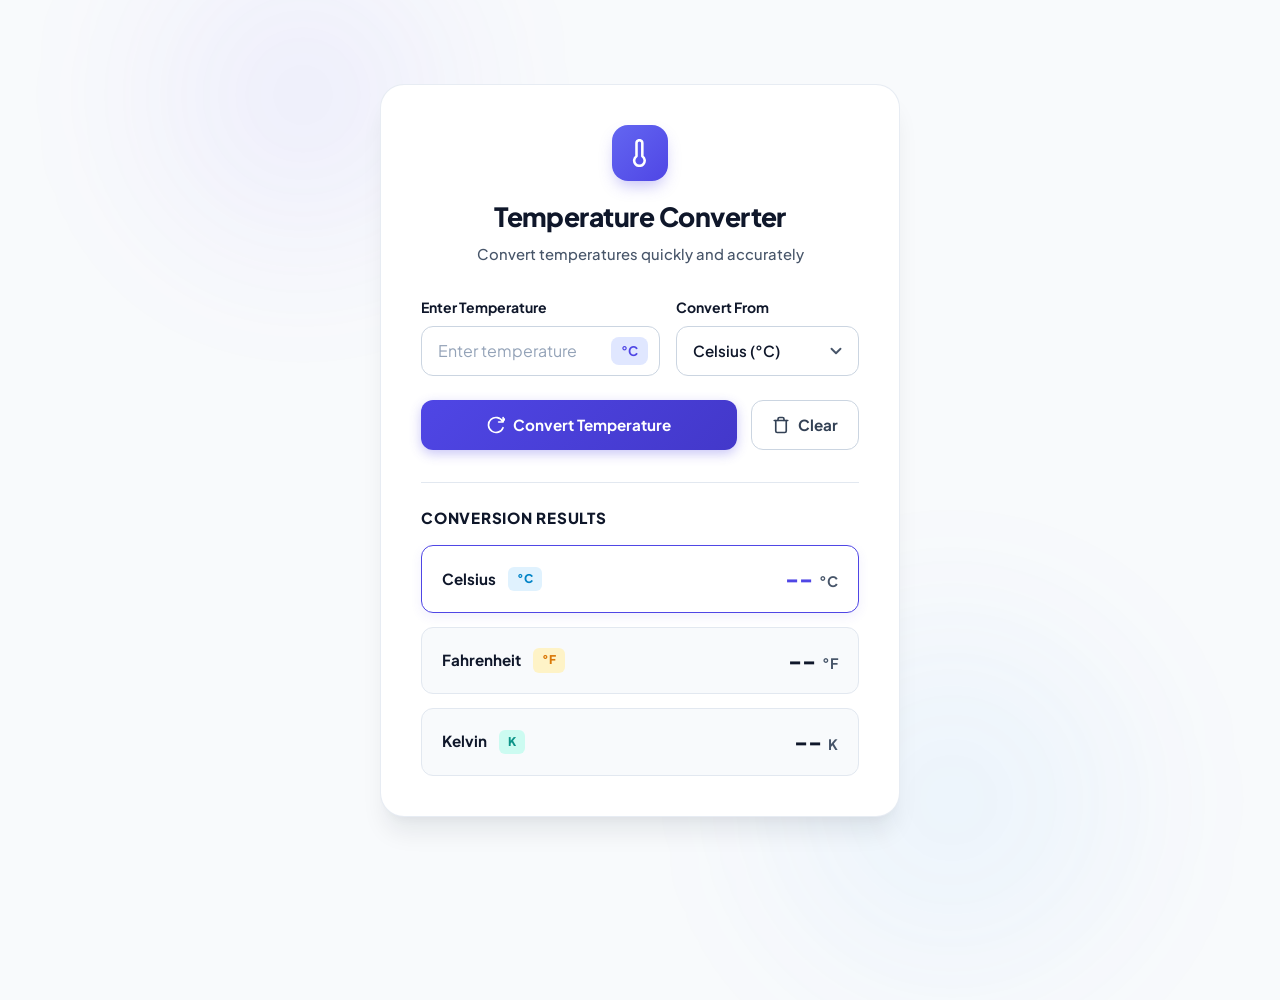
<file: WebDev/Level-1/Task-3-Temperature Converter/index.html>
<!DOCTYPE html>
<html lang="en">
<head>
  <meta charset="UTF-8">
  <meta name="viewport" content="width=device-width, initial-scale=1.0">
  <meta name="description" content="Convert temperatures quickly and accurately between Celsius, Fahrenheit, and Kelvin with real-time validation.">
  <title>Temperature Converter</title>
  <!-- Google Fonts -->
  <link rel="preconnect" href="https://fonts.googleapis.com">
  <link rel="preconnect" href="https://fonts.gstatic.com" crossorigin>
  <link href="https://fonts.googleapis.com/css2?family=Plus+Jakarta+Sans:wght@400;500;600;700;800&display=swap" rel="stylesheet">
  <!-- Stylesheet -->
  <link rel="stylesheet" href="style.css">
</head>
<body>
  <!-- Ambient background elements -->
  <div class="ambient-glow glow-1" aria-hidden="true"></div>
  <div class="ambient-glow glow-2" aria-hidden="true"></div>

  <main class="app-container">
    <div class="converter-card">
      
      <!-- Header Section -->
      <header class="card-header">
        <div class="header-icon-box">
          <svg class="header-icon" width="28" height="28" viewBox="0 0 24 24" fill="none" stroke="currentColor" stroke-width="2.2" stroke-linecap="round" stroke-linejoin="round">
            <path d="M14 14.76V3.5a2.5 2.5 0 0 0-5 0v11.26a4.5 4.5 0 1 0 5 0z"/>
          </svg>
        </div>
        <h1 class="card-title">Temperature Converter</h1>
        <p class="card-subtitle">Convert temperatures quickly and accurately</p>
      </header>

      <!-- Converter Form -->
      <form id="converter-form" class="converter-form" novalidate>
        <div class="input-grid">
          
          <!-- Temperature Input Field -->
          <div class="form-group">
            <label for="temp-input" class="form-label">Enter Temperature</label>
            <div class="input-wrapper">
              <input 
                type="number" 
                id="temp-input" 
                name="tempInput"
                class="form-input" 
                placeholder="Enter temperature" 
                step="any"
                aria-describedby="error-message"
                aria-invalid="false"
                required
              >
              <span class="input-unit-badge" id="input-unit-badge">°C</span>
            </div>
          </div>

          <!-- Unit Selector Dropdown -->
          <div class="form-group">
            <label for="unit-select" class="form-label">Convert From</label>
            <div class="select-wrapper">
              <select id="unit-select" name="unitSelect" class="form-select">
                <option value="celsius" selected>Celsius (°C)</option>
                <option value="fahrenheit">Fahrenheit (°F)</option>
                <option value="kelvin">Kelvin (K)</option>
              </select>
              <div class="select-arrow" aria-hidden="true">
                <svg width="18" height="18" viewBox="0 0 24 24" fill="none" stroke="currentColor" stroke-width="2.5" stroke-linecap="round" stroke-linejoin="round">
                  <polyline points="6 9 12 15 18 9"/>
                </svg>
              </div>
            </div>
          </div>

        </div>

        <!-- Real-Time Error Message Display -->
        <div id="error-message" class="error-container hidden" role="alert" aria-live="assertive">
          <svg class="error-icon" width="18" height="18" viewBox="0 0 24 24" fill="none" stroke="currentColor" stroke-width="2.2" stroke-linecap="round" stroke-linejoin="round">
            <circle cx="12" cy="12" r="10"/>
            <line x1="12" y1="8" x2="12" y2="12"/>
            <line x1="12" y1="16" x2="12.01" y2="16"/>
          </svg>
          <span id="error-text" class="error-text">Please enter a temperature.</span>
        </div>

        <!-- Form Buttons -->
        <div class="button-group">
          <button type="submit" id="convert-btn" class="btn btn-primary">
            <svg class="btn-icon" width="18" height="18" viewBox="0 0 24 24" fill="none" stroke="currentColor" stroke-width="2.2" stroke-linecap="round" stroke-linejoin="round">
              <path d="M21.5 2v6h-6"/>
              <path d="M21.34 15.57a10 10 0 1 1-.57-8.38l5.67-5.67"/>
            </svg>
            <span>Convert Temperature</span>
          </button>
          
          <button type="button" id="clear-btn" class="btn btn-secondary">
            <svg class="btn-icon" width="18" height="18" viewBox="0 0 24 24" fill="none" stroke="currentColor" stroke-width="2.2" stroke-linecap="round" stroke-linejoin="round">
              <path d="M3 6h18"/>
              <path d="M19 6v14c0 1-1 2-2 2H7c-1 0-2-1-2-2V6"/>
              <path d="M8 6V4c0-1 1-2 2-2h4c1 0 2 1 2 2v2"/>
            </svg>
            <span>Clear</span>
          </button>
        </div>
      </form>

      <!-- Conversion Results Section -->
      <section class="results-section" aria-live="polite">
        <h2 class="results-title">Conversion Results</h2>
        <div class="results-grid" id="results-grid">
          
          <!-- Celsius Card -->
          <div class="result-card" id="card-celsius" data-unit="celsius">
            <div class="result-header">
              <span class="unit-name">Celsius</span>
              <span class="unit-badge celsius-badge">°C</span>
            </div>
            <div class="result-value-container">
              <span class="result-value" id="celsius-result">--</span>
              <span class="result-symbol">°C</span>
            </div>
          </div>

          <!-- Fahrenheit Card -->
          <div class="result-card" id="card-fahrenheit" data-unit="fahrenheit">
            <div class="result-header">
              <span class="unit-name">Fahrenheit</span>
              <span class="unit-badge fahrenheit-badge">°F</span>
            </div>
            <div class="result-value-container">
              <span class="result-value" id="fahrenheit-result">--</span>
              <span class="result-symbol">°F</span>
            </div>
          </div>

          <!-- Kelvin Card -->
          <div class="result-card" id="card-kelvin" data-unit="kelvin">
            <div class="result-header">
              <span class="unit-name">Kelvin</span>
              <span class="unit-badge kelvin-badge">K</span>
            </div>
            <div class="result-value-container">
              <span class="result-value" id="kelvin-result">--</span>
              <span class="result-symbol">K</span>
            </div>
          </div>

        </div>
      </section>

    </div>
  </main>

  <script src="script.js"></script>
</body>
</html>
</file>
<file: WebDev/Level-1/Task-1-Landing Page/styles.css>
/* ==========================================================================
   NEXUS AI — Modern Static Landing Page Design System
   ========================================================================== */

/* --------------------------------------------------------------------------
   1. CSS Variables & Theme Setup
   -------------------------------------------------------------------------- */
:root {
  /* Color Palette */
  --bg-dark: #090d16;
  --bg-card: rgba(17, 24, 39, 0.65);
  --bg-card-hover: rgba(26, 35, 54, 0.85);
  --bg-input: rgba(15, 23, 42, 0.8);

  --border-subtle: rgba(255, 255, 255, 0.08);
  --border-active: rgba(129, 140, 248, 0.4);

  --text-primary: #f8fafc;
  --text-secondary: #94a3b8;
  --text-muted: #64748b;

  --accent-purple: #818cf8;
  --accent-violet: #a855f7;
  --accent-pink: #ec4899;
  --accent-cyan: #38bdf8;
  --accent-emerald: #10b981;
  --accent-amber: #f59e0b;

  --gradient-primary: linear-gradient(135deg, #6366f1 0%, #a855f7 50%, #ec4899 100%);
  --gradient-cyan-purple: linear-gradient(135deg, #38bdf8 0%, #818cf8 100%);
  --gradient-text: linear-gradient(135deg, #ffffff 30%, #a855f7 70%, #38bdf8 100%);
  --gradient-card-border: linear-gradient(135deg, rgba(255,255,255,0.12), rgba(255,255,255,0.02));

  /* Fonts */
  --font-heading: 'Outfit', sans-serif;
  --font-body: 'Plus Jakarta Sans', sans-serif;

  /* Shadows */
  --shadow-sm: 0 4px 12px rgba(0, 0, 0, 0.2);
  --shadow-glow: 0 0 30px rgba(99, 102, 241, 0.25);
  --shadow-glow-cyan: 0 0 30px rgba(56, 189, 248, 0.25);

  /* Transitions */
  --transition-fast: 0.2s cubic-bezier(0.4, 0, 0.2, 1);
  --transition-normal: 0.3s cubic-bezier(0.4, 0, 0.2, 1);
}

/* --------------------------------------------------------------------------
   2. Reset & General Styles
   -------------------------------------------------------------------------- */
*, *::before, *::after {
  box-sizing: border-box;
  margin: 0;
  padding: 0;
}

html {
  scroll-behavior: smooth;
  font-size: 16px;
  background-color: var(--bg-dark);
  color: var(--text-primary);
  font-family: var(--font-body);
  line-height: 1.6;
  overflow-x: hidden;
}

body {
  position: relative;
  min-height: 100vh;
  background-color: var(--bg-dark);
  color: var(--text-primary);
  -webkit-font-smoothing: antialiased;
}

img {
  max-width: 100%;
  height: auto;
  display: block;
}

a {
  color: inherit;
  text-decoration: none;
  transition: color var(--transition-fast);
}

ul {
  list-style: none;
}

/* --------------------------------------------------------------------------
   3. Typography & Utility Classes
   -------------------------------------------------------------------------- */
h1, h2, h3, h4, h5, h6 {
  font-family: var(--font-heading);
  color: var(--text-primary);
  line-height: 1.2;
  font-weight: 700;
}

.text-gradient {
  background: var(--gradient-text);
  background-clip: text;
  -webkit-background-clip: text;
  -webkit-text-fill-color: transparent;
}

.container {
  width: 100%;
  max-width: 1240px;
  margin: 0 auto;
  padding: 0 24px;
}

.section-header {
  margin-bottom: 56px;
}

.section-header.center {
  text-align: center;
  max-width: 720px;
  margin-left: auto;
  margin-right: auto;
}

.section-tag {
  display: inline-block;
  font-size: 0.75rem;
  font-weight: 700;
  letter-spacing: 0.15em;
  text-transform: uppercase;
  color: var(--accent-purple);
  background: rgba(129, 140, 248, 0.1);
  border: 1px solid rgba(129, 140, 248, 0.2);
  padding: 6px 14px;
  border-radius: 9999px;
  margin-bottom: 16px;
}

.section-title {
  font-size: 2.5rem;
  font-weight: 800;
  letter-spacing: -0.02em;
  margin-bottom: 16px;
}

.section-subtitle {
  font-size: 1.125rem;
  color: var(--text-secondary);
  line-height: 1.6;
}

/* Background Glowing Ambient Orbs */
.glow-orb {
  position: absolute;
  border-radius: 50%;
  filter: blur(120px);
  pointer-events: none;
  z-index: 0;
  opacity: 0.45;
}

.orb-1 {
  top: -100px;
  left: 50%;
  transform: translateX(-50%);
  width: 600px;
  height: 600px;
  background: radial-gradient(circle, #6366f1 0%, transparent 70%);
}

.orb-2 {
  top: 600px;
  right: -100px;
  width: 500px;
  height: 500px;
  background: radial-gradient(circle, #a855f7 0%, transparent 70%);
}

.orb-3 {
  top: 1500px;
  left: -150px;
  width: 550px;
  height: 550px;
  background: radial-gradient(circle, #38bdf8 0%, transparent 70%);
}

/* --------------------------------------------------------------------------
   4. Buttons & Interactive Elements
   -------------------------------------------------------------------------- */
.btn {
  display: inline-flex;
  align-items: center;
  justify-content: center;
  gap: 10px;
  font-family: var(--font-body);
  font-weight: 600;
  font-size: 0.95rem;
  padding: 12px 24px;
  border-radius: 12px;
  cursor: pointer;
  border: 1px solid transparent;
  transition: all var(--transition-fast);
  white-space: nowrap;
}

.btn-primary {
  background: var(--gradient-primary);
  color: #ffffff;
  box-shadow: 0 4px 20px rgba(99, 102, 241, 0.35);
}

.btn-primary:hover {
  transform: translateY(-2px);
  box-shadow: 0 8px 25px rgba(168, 85, 247, 0.5);
  opacity: 0.95;
}

.btn-secondary {
  background: rgba(255, 255, 255, 0.05);
  color: var(--text-primary);
  border-color: var(--border-subtle);
}

.btn-secondary:hover {
  background: rgba(255, 255, 255, 0.1);
  border-color: rgba(255, 255, 255, 0.2);
  transform: translateY(-2px);
}

.btn-glass {
  background: rgba(255, 255, 255, 0.06);
  backdrop-filter: blur(12px);
  color: var(--text-primary);
  border: 1px solid rgba(255, 255, 255, 0.12);
}

.btn-glass:hover {
  background: rgba(255, 255, 255, 0.12);
  border-color: rgba(255, 255, 255, 0.25);
  transform: translateY(-2px);
}

.btn-large {
  padding: 16px 32px;
  font-size: 1.05rem;
  border-radius: 14px;
}

.btn-full {
  width: 100%;
}

/* --------------------------------------------------------------------------
   5. Sticky Navigation Bar
   -------------------------------------------------------------------------- */
.navbar-header {
  position: sticky;
  top: 0;
  z-index: 1000;
  background: rgba(9, 13, 22, 0.82);
  backdrop-filter: blur(16px);
  -webkit-backdrop-filter: blur(16px);
  border-bottom: 1px solid var(--border-subtle);
  padding: 18px 0;
}

.nav-container {
  display: flex;
  align-items: center;
  justify-content: space-between;
}

.logo {
  display: flex;
  align-items: center;
  gap: 10px;
  font-family: var(--font-heading);
  font-size: 1.35rem;
  font-weight: 800;
  letter-spacing: -0.01em;
}

.logo-icon {
  display: flex;
  align-items: center;
  justify-content: center;
}

.logo-accent {
  color: var(--accent-cyan);
}

.nav-menu {
  display: flex;
  align-items: center;
  gap: 36px;
}

.nav-link {
  font-size: 0.95rem;
  font-weight: 500;
  color: var(--text-secondary);
}

.nav-link:hover {
  color: var(--text-primary);
}

.nav-actions {
  display: flex;
  align-items: center;
  gap: 16px;
}

/* --------------------------------------------------------------------------
   6. Hero Section
   -------------------------------------------------------------------------- */
.hero-section {
  position: relative;
  padding: 80px 0 100px;
  z-index: 1;
}

.hero-container {
  display: flex;
  flex-direction: column;
  align-items: center;
  text-align: center;
}

.hero-pill {
  display: inline-flex;
  align-items: center;
  gap: 10px;
  background: rgba(17, 24, 39, 0.8);
  border: 1px solid rgba(129, 140, 248, 0.3);
  padding: 6px 18px 6px 8px;
  border-radius: 9999px;
  font-size: 0.85rem;
  margin-bottom: 28px;
  box-shadow: 0 0 20px rgba(99, 102, 241, 0.15);
  transition: all var(--transition-fast);
}

.hero-pill:hover {
  border-color: var(--accent-purple);
  box-shadow: 0 0 25px rgba(129, 140, 248, 0.3);
  transform: translateY(-1px);
}

.pill-badge {
  background: var(--gradient-primary);
  color: #fff;
  font-weight: 700;
  font-size: 0.75rem;
  padding: 3px 8px;
  border-radius: 9999px;
}

.pill-text {
  color: var(--text-secondary);
}

.pill-arrow {
  color: var(--accent-purple);
  font-weight: 700;
}

.hero-title {
  font-size: 3.75rem;
  font-weight: 800;
  letter-spacing: -0.03em;
  max-width: 960px;
  line-height: 1.12;
  margin-bottom: 24px;
}

.hero-subtitle {
  font-size: 1.25rem;
  color: var(--text-secondary);
  max-width: 720px;
  margin-bottom: 40px;
  line-height: 1.6;
}

.hero-actions {
  display: flex;
  align-items: center;
  gap: 20px;
  margin-bottom: 32px;
}

.hero-trust {
  display: flex;
  align-items: center;
  justify-content: center;
  gap: 16px;
  font-size: 0.875rem;
  color: var(--text-muted);
  margin-bottom: 64px;
}

.trust-item {
  display: flex;
  align-items: center;
  gap: 6px;
}

.stars {
  color: #f59e0b;
  letter-spacing: 2px;
}

.trust-divider {
  opacity: 0.3;
}

/* Hero Mockup Wrapper & Floating Badges */
.hero-mockup-wrapper {
  width: 100%;
  max-width: 1080px;
  position: relative;
}

.mockup-frame {
  background: rgba(15, 23, 42, 0.75);
  border: 1px solid rgba(255, 255, 255, 0.12);
  border-radius: 20px;
  box-shadow: 0 25px 60px -15px rgba(0, 0, 0, 0.7), var(--shadow-glow);
  overflow: hidden;
  backdrop-filter: blur(20px);
}

.mockup-bar {
  display: flex;
  align-items: center;
  padding: 14px 20px;
  background: rgba(9, 13, 22, 0.9);
  border-bottom: 1px solid var(--border-subtle);
  position: relative;
}

.dots {
  display: flex;
  gap: 8px;
}

.dot {
  width: 12px;
  height: 12px;
  border-radius: 50%;
}

.dot.red { background: #ef4444; }
.dot.yellow { background: #f59e0b; }
.dot.green { background: #10b981; }

.mockup-url {
  position: absolute;
  left: 50%;
  transform: translateX(-50%);
  font-size: 0.8rem;
  color: var(--text-muted);
  background: rgba(255, 255, 255, 0.05);
  padding: 4px 16px;
  border-radius: 6px;
  font-family: monospace;
}

.mockup-image-container {
  position: relative;
  overflow: hidden;
}

.mockup-img {
  width: 100%;
  height: auto;
  object-fit: cover;
  display: block;
}

/* Floating Overlay Badges */
.floating-badge {
  position: absolute;
  display: flex;
  align-items: center;
  gap: 12px;
  background: rgba(15, 23, 42, 0.88);
  border: 1px solid rgba(255, 255, 255, 0.15);
  padding: 12px 20px;
  border-radius: 14px;
  backdrop-filter: blur(16px);
  box-shadow: 0 10px 30px rgba(0, 0, 0, 0.4);
  z-index: 10;
  animation: float 4s ease-in-out infinite alternate;
}

.badge-top-left {
  top: 40px;
  left: 30px;
}

.badge-bottom-right {
  bottom: 40px;
  right: 30px;
  animation-delay: -2s;
}

.badge-icon {
  width: 38px;
  height: 38px;
  border-radius: 10px;
  display: flex;
  align-items: center;
  justify-content: center;
  font-size: 1.2rem;
}

.icon-cyan { background: rgba(56, 189, 248, 0.15); color: var(--accent-cyan); }
.icon-purple { background: rgba(168, 85, 247, 0.15); color: var(--accent-violet); }
.icon-blue { background: rgba(99, 102, 241, 0.15); color: var(--accent-purple); }
.icon-pink { background: rgba(236, 72, 153, 0.15); color: var(--accent-pink); }
.icon-emerald { background: rgba(16, 185, 129, 0.15); color: var(--accent-emerald); }
.icon-amber { background: rgba(245, 158, 11, 0.15); color: var(--accent-amber); }

.badge-title {
  font-size: 0.75rem;
  color: var(--text-muted);
  font-weight: 500;
}

.badge-value {
  font-size: 0.9rem;
  font-weight: 700;
  color: var(--text-primary);
}

@keyframes float {
  0% { transform: translateY(0px); }
  100% { transform: translateY(-10px); }
}

/* --------------------------------------------------------------------------
   7. Clients / Social Proof Section
   -------------------------------------------------------------------------- */
.clients-section {
  padding: 40px 0 80px;
  border-bottom: 1px solid var(--border-subtle);
  position: relative;
  z-index: 1;
}

.clients-title {
  font-size: 0.75rem;
  font-weight: 700;
  letter-spacing: 0.18em;
  text-align: center;
  color: var(--text-muted);
  margin-bottom: 32px;
}

.clients-grid {
  display: flex;
  align-items: center;
  justify-content: center;
  flex-wrap: wrap;
  gap: 48px;
}

.client-brand {
  font-family: var(--font-heading);
  font-size: 1.15rem;
  font-weight: 700;
  color: var(--text-secondary);
  letter-spacing: 0.08em;
  display: flex;
  align-items: center;
  gap: 8px;
  opacity: 0.6;
  transition: opacity var(--transition-fast);
}

.client-brand:hover {
  opacity: 1;
  color: var(--text-primary);
}

.brand-symbol {
  color: var(--accent-purple);
}

/* --------------------------------------------------------------------------
   8. Features Section
   -------------------------------------------------------------------------- */
.features-section {
  padding: 120px 0;
  position: relative;
  z-index: 1;
}

.features-grid {
  display: grid;
  grid-template-columns: repeat(3, 1fr);
  gap: 28px;
}

.feature-card {
  background: var(--bg-card);
  border: 1px solid var(--border-subtle);
  border-radius: 20px;
  padding: 36px 30px;
  backdrop-filter: blur(12px);
  transition: all var(--transition-normal);
  position: relative;
  overflow: hidden;
}

.feature-card::before {
  content: '';
  position: absolute;
  top: 0;
  left: 0;
  right: 0;
  height: 2px;
  background: var(--gradient-primary);
  opacity: 0;
  transition: opacity var(--transition-fast);
}

.feature-card:hover {
  background: var(--bg-card-hover);
  border-color: var(--border-active);
  transform: translateY(-6px);
  box-shadow: 0 20px 40px rgba(0, 0, 0, 0.3);
}

.feature-card:hover::before {
  opacity: 1;
}

.feature-icon-box {
  width: 52px;
  height: 52px;
  border-radius: 14px;
  display: flex;
  align-items: center;
  justify-content: center;
  margin-bottom: 24px;
}

.feature-title {
  font-size: 1.3rem;
  font-weight: 700;
  margin-bottom: 12px;
}

.feature-desc {
  font-size: 0.95rem;
  color: var(--text-secondary);
  line-height: 1.6;
}

/* --------------------------------------------------------------------------
   9. Workflow / About Section
   -------------------------------------------------------------------------- */
.about-section {
  padding: 100px 0 120px;
  position: relative;
  z-index: 1;
  background: rgba(15, 23, 42, 0.3);
  border-top: 1px solid var(--border-subtle);
  border-bottom: 1px solid var(--border-subtle);
}

.about-grid {
  display: grid;
  grid-template-columns: 1fr 1fr;
  gap: 60px;
  align-items: center;
}

.about-desc {
  font-size: 1.1rem;
  color: var(--text-secondary);
  margin-bottom: 32px;
  line-height: 1.6;
}

.checklist {
  display: flex;
  flex-direction: column;
  gap: 20px;
  margin-bottom: 40px;
}

.check-item {
  display: flex;
  align-items: flex-start;
  gap: 14px;
  font-size: 0.95rem;
  color: var(--text-secondary);
}

.check-icon {
  width: 24px;
  height: 24px;
  border-radius: 50%;
  background: rgba(16, 185, 129, 0.15);
  color: var(--accent-emerald);
  display: flex;
  align-items: center;
  justify-content: center;
  font-weight: 700;
  font-size: 0.85rem;
  flex-shrink: 0;
  margin-top: 2px;
}

.check-item strong {
  color: var(--text-primary);
}

.stats-row {
  display: grid;
  grid-template-columns: repeat(3, 1fr);
  gap: 20px;
  padding-top: 28px;
  border-top: 1px solid var(--border-subtle);
}

.stat-number {
  font-family: var(--font-heading);
  font-size: 1.8rem;
  font-weight: 800;
  color: var(--accent-cyan);
}

.stat-label {
  font-size: 0.8rem;
  color: var(--text-muted);
}

/* About Preview Card */
.about-preview-card {
  background: rgba(17, 24, 39, 0.85);
  border: 1px solid rgba(255, 255, 255, 0.12);
  border-radius: 20px;
  padding: 32px;
  backdrop-filter: blur(20px);
  box-shadow: var(--shadow-sm);
}

.preview-header {
  display: flex;
  align-items: center;
  justify-content: space-between;
  margin-bottom: 24px;
  padding-bottom: 16px;
  border-bottom: 1px solid var(--border-subtle);
}

.preview-pill {
  font-size: 0.75rem;
  font-weight: 700;
  color: var(--accent-purple);
  letter-spacing: 0.1em;
}

.preview-status {
  display: flex;
  align-items: center;
  gap: 6px;
  font-size: 0.75rem;
  font-weight: 700;
  color: var(--accent-emerald);
}

.status-dot {
  width: 8px;
  height: 8px;
  background: var(--accent-emerald);
  border-radius: 50%;
  box-shadow: 0 0 10px var(--accent-emerald);
}

.pipeline-step {
  display: flex;
  align-items: center;
  gap: 16px;
  padding: 16px;
  border-radius: 12px;
  background: rgba(255, 255, 255, 0.02);
  border: 1px solid var(--border-subtle);
  margin-bottom: 12px;
}

.pipeline-step.active {
  border-color: rgba(129, 140, 248, 0.3);
  background: rgba(129, 140, 248, 0.05);
}

.pipeline-step.processing {
  border-color: rgba(56, 189, 248, 0.3);
  background: rgba(56, 189, 248, 0.05);
}

.step-num {
  font-family: var(--font-heading);
  font-weight: 800;
  font-size: 1.1rem;
  color: var(--accent-purple);
}

.step-info h4 {
  font-size: 0.95rem;
  font-weight: 600;
  margin-bottom: 2px;
}

.step-info p {
  font-size: 0.8rem;
  color: var(--text-muted);
}

.step-badge {
  margin-left: auto;
  font-size: 0.75rem;
  font-weight: 700;
  color: var(--accent-emerald);
}

.step-badge.loader {
  color: var(--accent-cyan);
}

.preview-footer-box {
  margin-top: 24px;
  padding-top: 20px;
  border-top: 1px solid var(--border-subtle);
}

.preview-mini-title {
  font-size: 0.7rem;
  font-weight: 700;
  color: var(--text-muted);
  letter-spacing: 0.1em;
  margin-bottom: 10px;
}

.progress-bar-bg {
  width: 100%;
  height: 8px;
  background: rgba(255, 255, 255, 0.08);
  border-radius: 9999px;
  overflow: hidden;
  margin-bottom: 10px;
}

.progress-bar-fill {
  width: 84%;
  height: 100%;
  background: var(--gradient-primary);
  border-radius: 9999px;
}

.benchmark-info {
  display: flex;
  justify-content: space-between;
  font-size: 0.75rem;
  color: var(--text-muted);
}

/* --------------------------------------------------------------------------
   10. Testimonials Section
   -------------------------------------------------------------------------- */
.testimonials-section {
  padding: 120px 0;
  position: relative;
  z-index: 1;
}

.testimonials-grid {
  display: grid;
  grid-template-columns: repeat(3, 1fr);
  gap: 28px;
}

.testimonial-card {
  background: var(--bg-card);
  border: 1px solid var(--border-subtle);
  border-radius: 20px;
  padding: 32px;
  backdrop-filter: blur(12px);
  display: flex;
  flex-direction: column;
  justify-content: space-between;
  transition: all var(--transition-normal);
}

.testimonial-card:hover {
  background: var(--bg-card-hover);
  border-color: var(--border-active);
  transform: translateY(-6px);
}

.stars-rating {
  color: #f59e0b;
  font-size: 1rem;
  letter-spacing: 3px;
  margin-bottom: 16px;
}

.testimonial-text {
  font-size: 0.98rem;
  color: var(--text-secondary);
  line-height: 1.6;
  margin-bottom: 28px;
  font-style: italic;
}

.author-info {
  display: flex;
  align-items: center;
  gap: 14px;
}

.author-avatar {
  width: 48px;
  height: 48px;
  border-radius: 50%;
  object-fit: cover;
  border: 2px solid var(--accent-purple);
}

.author-name {
  font-size: 1rem;
  font-weight: 700;
}

.author-role {
  font-size: 0.8rem;
  color: var(--text-muted);
}

/* --------------------------------------------------------------------------
   11. Pricing Section
   -------------------------------------------------------------------------- */
.pricing-section {
  padding: 100px 0 120px;
  position: relative;
  z-index: 1;
}

.pricing-grid {
  display: grid;
  grid-template-columns: repeat(3, 1fr);
  gap: 32px;
  align-items: stretch;
}

.pricing-card {
  background: var(--bg-card);
  border: 1px solid var(--border-subtle);
  border-radius: 24px;
  padding: 40px 32px;
  backdrop-filter: blur(12px);
  display: flex;
  flex-direction: column;
  position: relative;
  transition: all var(--transition-normal);
}

.pricing-card:hover {
  border-color: rgba(255, 255, 255, 0.2);
  transform: translateY(-4px);
}

.pricing-card.plan-featured {
  background: rgba(26, 35, 54, 0.9);
  border: 2px solid var(--accent-purple);
  box-shadow: 0 20px 50px rgba(99, 102, 241, 0.2);
}

.featured-badge {
  position: absolute;
  top: -14px;
  left: 50%;
  transform: translateX(-50%);
  background: var(--gradient-primary);
  color: #fff;
  font-size: 0.75rem;
  font-weight: 800;
  letter-spacing: 0.1em;
  padding: 4px 16px;
  border-radius: 9999px;
  box-shadow: 0 4px 12px rgba(168, 85, 247, 0.4);
}

.plan-header {
  margin-bottom: 24px;
}

.plan-name {
  font-size: 1.5rem;
  font-weight: 700;
  margin-bottom: 8px;
}

.plan-desc {
  font-size: 0.875rem;
  color: var(--text-muted);
}

.plan-price {
  margin-bottom: 32px;
  display: flex;
  align-items: baseline;
}

.plan-price .currency {
  font-size: 1.5rem;
  font-weight: 700;
  color: var(--text-primary);
}

.plan-price .amount {
  font-family: var(--font-heading);
  font-size: 3.5rem;
  font-weight: 800;
  color: var(--text-primary);
  line-height: 1;
}

.plan-price .period {
  font-size: 0.9rem;
  color: var(--text-muted);
  margin-left: 6px;
}

.plan-features {
  display: flex;
  flex-direction: column;
  gap: 16px;
  margin-bottom: 40px;
  flex-grow: 1;
}

.plan-features li {
  display: flex;
  align-items: center;
  gap: 12px;
  font-size: 0.95rem;
  color: var(--text-secondary);
}

.plan-features .icon {
  color: var(--accent-emerald);
  font-weight: 700;
}

/* --------------------------------------------------------------------------
   12. CTA Banner Section
   -------------------------------------------------------------------------- */
.cta-banner-section {
  padding: 60px 0 100px;
  position: relative;
  z-index: 1;
}

.cta-banner-box {
  background: linear-gradient(135deg, rgba(99, 102, 241, 0.25) 0%, rgba(168, 85, 247, 0.2) 50%, rgba(56, 189, 248, 0.15) 100%);
  border: 1px solid rgba(129, 140, 248, 0.4);
  border-radius: 32px;
  padding: 80px 40px;
  text-align: center;
  backdrop-filter: blur(20px);
  position: relative;
  overflow: hidden;
  box-shadow: var(--shadow-glow);
}

.cta-title {
  font-size: 2.75rem;
  font-weight: 800;
  margin-bottom: 16px;
}

.cta-subtitle {
  font-size: 1.15rem;
  color: var(--text-secondary);
  max-width: 640px;
  margin: 0 auto 36px;
}

.cta-actions {
  display: flex;
  align-items: center;
  justify-content: center;
  gap: 20px;
}

/* --------------------------------------------------------------------------
   13. Footer
   -------------------------------------------------------------------------- */
.footer {
  background: rgba(5, 8, 15, 0.95);
  border-top: 1px solid var(--border-subtle);
  padding: 80px 0 40px;
  position: relative;
  z-index: 1;
}

.footer-top {
  display: grid;
  grid-template-columns: 2fr 1fr 1fr 1fr;
  gap: 60px;
  margin-bottom: 60px;
}

.footer-brand-col .logo {
  margin-bottom: 16px;
}

.footer-desc {
  font-size: 0.9rem;
  color: var(--text-muted);
  max-width: 320px;
  margin-bottom: 24px;
  line-height: 1.6;
}

.social-links {
  display: flex;
  gap: 14px;
}

.social-icon {
  width: 40px;
  height: 40px;
  border-radius: 10px;
  background: rgba(255, 255, 255, 0.05);
  border: 1px solid var(--border-subtle);
  display: flex;
  align-items: center;
  justify-content: center;
  color: var(--text-secondary);
  transition: all var(--transition-fast);
}

.social-icon:hover {
  background: var(--gradient-primary);
  color: #ffffff;
  border-color: transparent;
  transform: translateY(-2px);
}

.footer-heading {
  font-size: 0.95rem;
  font-weight: 700;
  margin-bottom: 20px;
  letter-spacing: 0.02em;
}

.footer-menu {
  display: flex;
  flex-direction: column;
  gap: 12px;
}

.footer-menu a {
  font-size: 0.9rem;
  color: var(--text-muted);
  display: inline-flex;
  align-items: center;
  gap: 8px;
}

.footer-menu a:hover {
  color: var(--text-primary);
}

.hiring-tag {
  font-size: 0.65rem;
  font-weight: 800;
  background: rgba(16, 185, 129, 0.2);
  color: var(--accent-emerald);
  padding: 2px 6px;
  border-radius: 4px;
}

.footer-bottom {
  display: flex;
  align-items: center;
  justify-content: space-between;
  padding-top: 32px;
  border-top: 1px solid var(--border-subtle);
  font-size: 0.85rem;
  color: var(--text-muted);
}

.status-badge {
  display: flex;
  align-items: center;
  gap: 8px;
  font-size: 0.8rem;
  background: rgba(255, 255, 255, 0.04);
  padding: 6px 14px;
  border-radius: 9999px;
  border: 1px solid var(--border-subtle);
}

.status-indicator {
  width: 8px;
  height: 8px;
  border-radius: 50%;
  background: var(--accent-emerald);
  box-shadow: 0 0 8px var(--accent-emerald);
}

/* --------------------------------------------------------------------------
   14. Responsive Layout (Mobile & Tablet Styles)
   -------------------------------------------------------------------------- */
@media (max-width: 1024px) {
  .hero-title {
    font-size: 3rem;
  }
  
  .features-grid,
  .testimonials-grid,
  .pricing-grid {
    grid-template-columns: repeat(2, 1fr);
  }

  .about-grid {
    grid-template-columns: 1fr;
    gap: 40px;
  }

  .footer-top {
    grid-template-columns: 1fr 1fr;
    gap: 40px;
  }
}

@media (max-width: 768px) {
  .navbar-header {
    padding: 12px 0;
  }

  .nav-container {
    flex-wrap: wrap;
    row-gap: 10px;
    justify-content: space-between;
    align-items: center;
  }

  .nav-menu {
    order: 3;
    width: 100%;
    justify-content: center;
    gap: 16px;
    padding-top: 8px;
    border-top: 1px solid rgba(255, 255, 255, 0.06);
  }

  .nav-link {
    font-size: 0.85rem;
  }

  .nav-actions {
    gap: 10px;
  }

  .nav-btn-login {
    display: none;
  }

  .nav-btn-cta {
    padding: 8px 16px;
    font-size: 0.85rem;
  }

  .hero-title {
    font-size: 2.25rem;
  }

  .hero-subtitle {
    font-size: 1rem;
  }

  .hero-actions {
    flex-direction: column;
    width: 100%;
  }

  .hero-actions .btn {
    width: 100%;
  }

  .hero-trust {
    flex-direction: column;
    gap: 8px;
  }

  .trust-divider {
    display: none;
  }

  .floating-badge {
    display: none; /* Hide floating badges on small mobile screens to prevent clutter */
  }

  .features-grid,
  .testimonials-grid,
  .pricing-grid {
    grid-template-columns: 1fr;
  }

  .stats-row {
    grid-template-columns: 1fr;
    gap: 16px;
  }

  .footer-top {
    grid-template-columns: 1fr;
    gap: 32px;
  }

  .footer-bottom {
    flex-direction: column;
    gap: 16px;
    text-align: center;
  }

  .cta-title {
    font-size: 1.85rem;
  }

  .cta-actions {
    flex-direction: column;
  }

  .cta-actions .btn {
    width: 100%;
  }
}

@media (max-width: 480px) {
  .nav-menu {
    gap: 12px;
  }

  .section-title {
    font-size: 1.75rem;
  }

  .hero-title {
    font-size: 1.9rem;
  }
}
</file>
<file: WebDev/Level-1/Task-2-Personal Portfolio/style.css>
/* ==========================================================================
   Rizwan Khan - Personal Portfolio Stylesheet
   Modern, Dark/Light Mode, Glassmorphism & Micro-animations
   ========================================================================== */

/* --------------------------------------------------------------------------
   1. CSS Custom Properties / Color Palettes & Tokens
   -------------------------------------------------------------------------- */
:root {
    /* Color Tokens (Dark Mode Default) */
    --bg-primary: #0b0f19;
    --bg-secondary: #111827;
    --bg-tertiary: #1f293d;
    --card-bg: rgba(17, 24, 39, 0.75);
    --card-border: rgba(255, 255, 255, 0.08);
    --card-hover-border: rgba(99, 102, 241, 0.5);
    
    --text-primary: #f3f4f6;
    --text-secondary: #9ca3af;
    --text-muted: #6b7280;
    
    /* Brand Accent Colors */
    --primary-color: #6366f1; /* Vibrant Indigo */
    --primary-hover: #4f46e5;
    --secondary-color: #06b6d4; /* Vibrant Cyan */
    --accent-purple: #8b5cf6;
    --accent-pink: #ec4899;
    
    --gradient-primary: linear-gradient(135deg, #6366f1 0%, #8b5cf6 50%, #06b6d4 100%);
    --gradient-accent: linear-gradient(135deg, #3b82f6 0%, #10b981 100%);
    --gradient-card: linear-gradient(145deg, rgba(31, 41, 61, 0.6), rgba(17, 24, 39, 0.8));
    
    /* Shadows */
    --shadow-sm: 0 2px 8px rgba(0, 0, 0, 0.15);
    --shadow-md: 0 8px 24px rgba(0, 0, 0, 0.25);
    --shadow-lg: 0 16px 40px rgba(0, 0, 0, 0.4);
    --shadow-glow: 0 0 25px rgba(99, 102, 241, 0.35);

    /* Layout & Transitions */
    --nav-height: 80px;
    --border-radius-sm: 8px;
    --border-radius-md: 16px;
    --border-radius-lg: 24px;
    --border-radius-full: 9999px;
    --transition: all 0.3s cubic-bezier(0.4, 0, 0.2, 1);
    
    --font-heading: 'Outfit', -apple-system, BlinkMacSystemFont, sans-serif;
    --font-body: 'Plus Jakarta Sans', -apple-system, BlinkMacSystemFont, sans-serif;
    --font-mono: 'Fira Code', monospace;
}

/* Light Theme Overrides */
[data-theme="light"] {
    --bg-primary: #f8fafc;
    --bg-secondary: #ffffff;
    --bg-tertiary: #f1f5f9;
    --card-bg: rgba(255, 255, 255, 0.85);
    --card-border: rgba(203, 213, 225, 0.6);
    --card-hover-border: rgba(99, 102, 241, 0.6);
    
    --text-primary: #0f172a;
    --text-secondary: #475569;
    --text-muted: #64748b;
    
    --gradient-card: linear-gradient(145deg, rgba(255, 255, 255, 0.9), rgba(241, 245, 249, 0.8));
    --shadow-sm: 0 2px 8px rgba(0, 0, 0, 0.05);
    --shadow-md: 0 8px 24px rgba(149, 157, 165, 0.15);
    --shadow-lg: 0 16px 40px rgba(149, 157, 165, 0.25);
    --shadow-glow: 0 0 25px rgba(99, 102, 241, 0.2);
}

/* --------------------------------------------------------------------------
   2. Reset & General Elements
   -------------------------------------------------------------------------- */
* {
    margin: 0;
    padding: 0;
    box-sizing: border-box;
}

html {
    scroll-behavior: smooth;
    font-size: 16px;
}

body {
    font-family: var(--font-body);
    background-color: var(--bg-primary);
    color: var(--text-primary);
    line-height: 1.6;
    overflow-x: hidden;
    transition: background-color 0.3s ease, color 0.3s ease;
    position: relative;
}

a {
    color: inherit;
    text-decoration: none;
    transition: var(--transition);
}

ul {
    list-style: none;
}

img {
    max-width: 100%;
    height: auto;
    display: block;
}

button, input, textarea {
    font-family: inherit;
    font-size: inherit;
}

/* --------------------------------------------------------------------------
   3. Background Mesh Glow Animations
   -------------------------------------------------------------------------- */
.bg-glow {
    position: fixed;
    border-radius: 50%;
    filter: blur(120px);
    pointer-events: none;
    z-index: -1;
    opacity: 0.45;
    transition: opacity 0.5s ease;
}

[data-theme="light"] .bg-glow {
    opacity: 0.25;
}

.bg-glow-1 {
    width: 450px;
    height: 450px;
    background: var(--primary-color);
    top: -100px;
    left: -100px;
    animation: floatGlow 14s infinite alternate ease-in-out;
}

.bg-glow-2 {
    width: 500px;
    height: 500px;
    background: var(--accent-purple);
    top: 40%;
    right: -150px;
    animation: floatGlow 18s infinite alternate-reverse ease-in-out;
}

.bg-glow-3 {
    width: 400px;
    height: 400px;
    background: var(--secondary-color);
    bottom: 5%;
    left: 20%;
    animation: floatGlow 16s infinite alternate ease-in-out;
}

@keyframes floatGlow {
    0% { transform: translate(0, 0) scale(1); }
    50% { transform: translate(40px, 60px) scale(1.1); }
    100% { transform: translate(-30px, 30px) scale(0.95); }
}

/* --------------------------------------------------------------------------
   4. Utility Classes & Components
   -------------------------------------------------------------------------- */
.container {
    max-width: 1200px;
    margin: 0 auto;
    padding: 0 24px;
}

.section-padding {
    padding: 100px 0;
}

.text-center {
    text-align: center;
}

.gradient-text {
    background: var(--gradient-primary);
    -webkit-background-clip: text;
    -webkit-text-fill-color: transparent;
    background-clip: text;
}

.glass-card {
    background: var(--card-bg);
    backdrop-filter: blur(16px);
    -webkit-backdrop-filter: blur(16px);
    border: 1px solid var(--card-border);
    border-radius: var(--border-radius-md);
    box-shadow: var(--shadow-sm);
    transition: var(--transition);
}

.glass-card:hover {
    border-color: var(--card-hover-border);
    box-shadow: var(--shadow-md), var(--shadow-glow);
    transform: translateY(-4px);
}

/* Section Header styling */
.section-header {
    margin-bottom: 60px;
}

.section-tag {
    display: inline-flex;
    align-items: center;
    gap: 8px;
    padding: 6px 16px;
    background: rgba(99, 102, 241, 0.12);
    color: var(--primary-color);
    border: 1px solid rgba(99, 102, 241, 0.25);
    border-radius: var(--border-radius-full);
    font-size: 0.875rem;
    font-weight: 600;
    margin-bottom: 16px;
}

.section-title {
    font-family: var(--font-heading);
    font-size: 2.75rem;
    font-weight: 800;
    color: var(--text-primary);
    letter-spacing: -0.02em;
    margin-bottom: 12px;
}

.section-line {
    width: 80px;
    height: 4px;
    background: var(--gradient-primary);
    margin: 0 auto 16px auto;
    border-radius: var(--border-radius-full);
}

.section-desc {
    color: var(--text-secondary);
    font-size: 1.125rem;
    max-width: 600px;
    margin: 0 auto;
}

/* Buttons */
.btn {
    display: inline-flex;
    align-items: center;
    justify-content: center;
    gap: 10px;
    padding: 12px 28px;
    border-radius: var(--border-radius-full);
    font-weight: 600;
    font-size: 1rem;
    cursor: pointer;
    border: none;
    transition: var(--transition);
}

.btn-sm {
    padding: 8px 18px;
    font-size: 0.875rem;
}

.btn-lg {
    padding: 14px 32px;
    font-size: 1.05rem;
}

.btn-primary {
    background: var(--gradient-primary);
    color: #ffffff;
    box-shadow: 0 4px 15px rgba(99, 102, 241, 0.4);
}

.btn-primary:hover {
    box-shadow: 0 6px 20px rgba(99, 102, 241, 0.6);
    transform: translateY(-2px);
}

.btn-outline {
    background: transparent;
    color: var(--text-primary);
    border: 2px solid var(--card-border);
}

.btn-outline:hover {
    border-color: var(--primary-color);
    color: var(--primary-color);
    background: rgba(99, 102, 241, 0.08);
    transform: translateY(-2px);
}

.btn-circle {
    width: 48px;
    height: 48px;
    border-radius: 50%;
    padding: 0;
    background: rgba(17, 24, 39, 0.8);
    color: #ffffff;
    border: 1px solid rgba(255, 255, 255, 0.2);
    backdrop-filter: blur(8px);
}

.btn-circle:hover {
    background: var(--primary-color);
    color: #ffffff;
    transform: scale(1.1);
}

/* --------------------------------------------------------------------------
   5. Navigation Bar
   -------------------------------------------------------------------------- */
.navbar {
    position: fixed;
    top: 0;
    left: 0;
    width: 100%;
    height: var(--nav-height);
    z-index: 1000;
    transition: var(--transition);
    background: rgba(11, 15, 25, 0.6);
    backdrop-filter: blur(12px);
    -webkit-backdrop-filter: blur(12px);
    border-bottom: 1px solid var(--card-border);
}

[data-theme="light"] .navbar {
    background: rgba(248, 250, 252, 0.7);
}

.navbar.scrolled {
    background: var(--bg-primary);
    box-shadow: var(--shadow-md);
}

.nav-container {
    max-width: 1200px;
    height: 100%;
    margin: 0 auto;
    padding: 0 24px;
    display: flex;
    align-items: center;
    justify-content: space-between;
}

.logo {
    font-family: var(--font-heading);
    font-size: 1.5rem;
    font-weight: 800;
    color: var(--text-primary);
    display: flex;
    align-items: center;
    gap: 4px;
}

.logo-bracket {
    color: var(--primary-color);
}

.logo-tag {
    color: var(--secondary-color);
}

.nav-links {
    display: flex;
    align-items: center;
    gap: 32px;
}

.nav-link {
    font-size: 0.95rem;
    font-weight: 500;
    color: var(--text-secondary);
    display: flex;
    align-items: center;
    gap: 6px;
    position: relative;
    padding: 6px 0;
}

.nav-link:hover, .nav-link.active {
    color: var(--primary-color);
}

.nav-link::after {
    content: '';
    position: absolute;
    bottom: 0;
    left: 0;
    width: 0;
    height: 2px;
    background: var(--gradient-primary);
    transition: var(--transition);
    border-radius: 2px;
}

.nav-link:hover::after, .nav-link.active::after {
    width: 100%;
}

.nav-actions {
    display: flex;
    align-items: center;
    gap: 16px;
}

.theme-toggle {
    background: var(--card-bg);
    border: 1px solid var(--card-border);
    color: var(--text-primary);
    width: 42px;
    height: 42px;
    border-radius: 50%;
    display: flex;
    align-items: center;
    justify-content: center;
    cursor: pointer;
    transition: var(--transition);
    font-size: 1.1rem;
}

.theme-toggle:hover {
    border-color: var(--primary-color);
    color: var(--primary-color);
    transform: rotate(15deg);
}

.sun-icon {
    display: none;
    color: #f59e0b;
}

[data-theme="light"] .moon-icon {
    display: none;
}

[data-theme="light"] .sun-icon {
    display: block;
}

.mobile-toggle {
    display: none;
    background: transparent;
    border: none;
    cursor: pointer;
    flex-direction: column;
    gap: 5px;
    padding: 6px;
}

.mobile-toggle .bar {
    width: 24px;
    height: 2px;
    background-color: var(--text-primary);
    transition: var(--transition);
    border-radius: 2px;
}

/* --------------------------------------------------------------------------
   6. Hero / Profile Section
   -------------------------------------------------------------------------- */
.hero-section {
    min-height: 100vh;
    padding-top: calc(var(--nav-height) + 60px);
    padding-bottom: 80px;
    display: flex;
    align-items: center;
}

.hero-container {
    display: grid;
    grid-template-columns: 1.2fr 0.8fr;
    gap: 60px;
    align-items: center;
}

.hero-badge {
    display: inline-flex;
    align-items: center;
    gap: 10px;
    padding: 8px 18px;
    background: rgba(16, 185, 129, 0.12);
    border: 1px solid rgba(16, 185, 129, 0.3);
    color: #10b981;
    border-radius: var(--border-radius-full);
    font-size: 0.875rem;
    font-weight: 600;
    margin-bottom: 24px;
}

.pulse-dot {
    width: 8px;
    height: 8px;
    background-color: #10b981;
    border-radius: 50%;
    box-shadow: 0 0 0 0 rgba(16, 185, 129, 0.7);
    animation: pulse 2s infinite;
}

@keyframes pulse {
    0% { box-shadow: 0 0 0 0 rgba(16, 185, 129, 0.7); }
    70% { box-shadow: 0 0 0 8px rgba(16, 185, 129, 0); }
    100% { box-shadow: 0 0 0 0 rgba(16, 185, 129, 0); }
}

.hero-title {
    font-family: var(--font-heading);
    font-size: 3.5rem;
    font-weight: 800;
    line-height: 1.15;
    margin-bottom: 16px;
    letter-spacing: -0.02em;
}

.hero-subtitle {
    font-size: 1.5rem;
    font-weight: 600;
    color: var(--text-secondary);
    margin-bottom: 20px;
    min-height: 40px;
    display: flex;
    align-items: center;
}

.typing-text {
    color: var(--secondary-color);
}

.cursor {
    display: inline-block;
    background-color: var(--secondary-color);
    margin-left: 2px;
    width: 3px;
    animation: blink 1s infinite;
}

@keyframes blink {
    0%, 100% { opacity: 1; }
    50% { opacity: 0; }
}

.hero-description {
    font-size: 1.125rem;
    color: var(--text-secondary);
    margin-bottom: 32px;
    max-width: 540px;
    line-height: 1.7;
}

.hero-cta {
    display: flex;
    align-items: center;
    gap: 16px;
    margin-bottom: 40px;
}

.social-links-bar {
    display: flex;
    align-items: center;
    gap: 16px;
}

.social-label {
    font-size: 0.9rem;
    color: var(--text-muted);
    font-weight: 500;
}

.social-icons {
    display: flex;
    align-items: center;
    gap: 12px;
}

.social-icon {
    width: 40px;
    height: 40px;
    border-radius: 50%;
    background: var(--card-bg);
    border: 1px solid var(--card-border);
    color: var(--text-secondary);
    display: flex;
    align-items: center;
    justify-content: center;
    font-size: 1.1rem;
    transition: var(--transition);
}

.social-icon:hover {
    background: var(--primary-color);
    color: #ffffff;
    border-color: var(--primary-color);
    transform: translateY(-3px);
    box-shadow: 0 4px 12px rgba(99, 102, 241, 0.35);
}

/* Hero Image & Floating Badges */
.hero-image-wrapper {
    position: relative;
    display: flex;
    justify-content: center;
}

.image-frame {
    position: relative;
    width: 340px;
    height: 380px;
    border-radius: var(--border-radius-lg);
    padding: 10px;
    background: var(--card-bg);
    border: 1px solid var(--card-border);
    box-shadow: var(--shadow-lg);
}

.glowing-border {
    position: absolute;
    top: -2px;
    left: -2px;
    right: -2px;
    bottom: -2px;
    background: var(--gradient-primary);
    border-radius: calc(var(--border-radius-lg) + 2px);
    z-index: -1;
    opacity: 0.8;
    filter: blur(10px);
}

.profile-img {
    width: 100%;
    height: 100%;
    object-fit: cover;
    object-position: top center;
    border-radius: calc(var(--border-radius-lg) - 8px);
}

.floating-tech-badge {
    position: absolute;
    padding: 10px 16px;
    background: rgba(17, 24, 39, 0.85);
    border: 1px solid rgba(255, 255, 255, 0.15);
    backdrop-filter: blur(12px);
    border-radius: var(--border-radius-full);
    font-size: 0.875rem;
    font-weight: 600;
    color: #ffffff;
    display: flex;
    align-items: center;
    gap: 8px;
    box-shadow: var(--shadow-md);
    animation: floatBadge 6s infinite ease-in-out alternate;
}

[data-theme="light"] .floating-tech-badge {
    background: rgba(255, 255, 255, 0.9);
    color: #0f172a;
    border-color: rgba(0, 0, 0, 0.1);
}

.badge-1 {
    top: 20px;
    left: -30px;
}

.badge-2 {
    bottom: 40px;
    right: -30px;
    animation-delay: -2s;
}

.badge-3 {
    bottom: -20px;
    left: 20px;
    animation-delay: -4s;
}

.react-color { color: #61dafb; }
.node-color { color: #68a063; }
.db-color { color: #47a248; }

@keyframes floatBadge {
    0% { transform: translateY(0); }
    100% { transform: translateY(-12px); }
}

/* --------------------------------------------------------------------------
   7. About Me Section
   -------------------------------------------------------------------------- */
.about-grid {
    display: grid;
    grid-template-columns: repeat(3, 1fr);
    gap: 24px;
    margin-bottom: 40px;
}

.about-card {
    padding: 32px 24px;
    text-align: center;
}

.about-icon {
    width: 60px;
    height: 60px;
    margin: 0 auto 20px auto;
    border-radius: 50%;
    background: rgba(99, 102, 241, 0.12);
    color: var(--primary-color);
    display: flex;
    align-items: center;
    justify-content: center;
    font-size: 1.5rem;
}

.about-card h3 {
    font-family: var(--font-heading);
    font-size: 1.25rem;
    margin-bottom: 12px;
}

.about-card p {
    color: var(--text-secondary);
    font-size: 0.95rem;
    line-height: 1.6;
}

.about-details-container {
    padding: 40px;
    display: grid;
    grid-template-columns: 1.4fr 0.6fr;
    gap: 40px;
    align-items: center;
}

.about-bio h3 {
    font-family: var(--font-heading);
    font-size: 1.5rem;
    margin-bottom: 16px;
}

.about-bio p {
    color: var(--text-secondary);
    margin-bottom: 16px;
    font-size: 1rem;
}

.personal-info-grid {
    display: grid;
    grid-template-columns: repeat(2, 1fr);
    gap: 16px;
    margin-top: 24px;
}

.info-item {
    display: flex;
    flex-direction: column;
    gap: 4px;
}

.info-title {
    font-size: 0.875rem;
    color: var(--text-muted);
    font-weight: 500;
    display: flex;
    align-items: center;
    gap: 6px;
}

.info-value {
    font-weight: 600;
    color: var(--text-primary);
    font-size: 0.95rem;
}

.stats-counter-grid {
    display: flex;
    flex-direction: column;
    gap: 20px;
    border-left: 2px solid var(--card-border);
    padding-left: 40px;
}

.stat-card {
    display: flex;
    flex-direction: column;
}

.stat-number {
    font-family: var(--font-heading);
    font-size: 2.5rem;
    font-weight: 800;
    color: var(--primary-color);
    line-height: 1;
}

.stat-label {
    font-size: 0.9rem;
    color: var(--text-secondary);
    font-weight: 500;
}

/* --------------------------------------------------------------------------
   8. Skills Section
   -------------------------------------------------------------------------- */
.skills-categories {
    display: grid;
    grid-template-columns: repeat(3, 1fr);
    gap: 28px;
    margin-bottom: 40px;
}

.category-card {
    padding: 32px 24px;
}

.category-header {
    display: flex;
    align-items: center;
    gap: 12px;
    margin-bottom: 24px;
    padding-bottom: 16px;
    border-bottom: 1px solid var(--card-border);
}

.category-icon {
    font-size: 1.5rem;
    color: var(--primary-color);
}

.category-header h3 {
    font-family: var(--font-heading);
    font-size: 1.25rem;
    font-weight: 700;
}

.skills-grid {
    display: grid;
    grid-template-columns: repeat(2, 1fr);
    gap: 14px;
}

.skill-pill {
    display: flex;
    flex-direction: column;
    padding: 12px;
    background: rgba(255, 255, 255, 0.03);
    border: 1px solid var(--card-border);
    border-radius: var(--border-radius-sm);
    transition: var(--transition);
}

[data-theme="light"] .skill-pill {
    background: rgba(0, 0, 0, 0.02);
}

.skill-pill:hover {
    background: rgba(99, 102, 241, 0.1);
    border-color: var(--primary-color);
    transform: translateY(-2px);
}

.skill-icon {
    font-size: 1.4rem;
    margin-bottom: 6px;
}

.html-icon { color: #e34f26; }
.css-icon { color: #1572b6; }
.js-icon { color: #f7df1e; }
.react-icon { color: #61dafb; }
.node-icon { color: #68a063; }
.express-icon { color: #828282; }
.mongo-icon { color: #47a248; }
.mysql-icon { color: #00758f; }
.git-icon { color: #f05032; }
.github-icon { color: var(--text-primary); }
.vscode-icon { color: #007acc; }
.rest-icon { color: #06b6d4; }

.skill-name {
    font-weight: 600;
    font-size: 0.9rem;
    color: var(--text-primary);
}

.skill-level {
    font-size: 0.75rem;
    color: var(--text-muted);
}

.skills-checklist-banner {
    padding: 24px 32px;
}

.skills-checklist-banner h4 {
    font-size: 1.1rem;
    margin-bottom: 16px;
    font-weight: 700;
}

.checklist-tags {
    display: flex;
    flex-wrap: wrap;
    justify-content: center;
    gap: 12px;
}

.tag {
    display: inline-flex;
    align-items: center;
    gap: 8px;
    padding: 8px 16px;
    background: var(--bg-tertiary);
    border: 1px solid var(--card-border);
    border-radius: var(--border-radius-full);
    font-size: 0.875rem;
    font-weight: 600;
    color: var(--text-primary);
}

/* --------------------------------------------------------------------------
   9. Projects Section
   -------------------------------------------------------------------------- */
.projects-grid {
    display: grid;
    grid-template-columns: repeat(3, 1fr);
    gap: 30px;
}

.project-card {
    overflow: hidden;
    display: flex;
    flex-direction: column;
}

.project-banner {
    position: relative;
    height: 200px;
    display: flex;
    align-items: center;
    justify-content: center;
    overflow: hidden;
}

.snake-bg {
    background: linear-gradient(135deg, #0d3b1e 0%, #115e3b 50%, #064e3b 100%);
}

.ecommerce-bg {
    background: linear-gradient(135deg, #1e1b4b 0%, #312e81 50%, #4338ca 100%);
}

.space-bg {
    background: linear-gradient(135deg, #311b92 0%, #4a148c 50%, #880e4f 100%);
}

.project-badge {
    position: absolute;
    top: 16px;
    left: 16px;
    padding: 4px 12px;
    background: rgba(17, 24, 39, 0.8);
    backdrop-filter: blur(8px);
    border: 1px solid rgba(255, 255, 255, 0.2);
    border-radius: var(--border-radius-full);
    font-size: 0.75rem;
    font-weight: 600;
    color: #ffffff;
}

.project-graphic {
    display: flex;
    flex-direction: column;
    align-items: center;
    gap: 10px;
    color: rgba(255, 255, 255, 0.9);
    transition: var(--transition);
}

.game-graphic-icon {
    font-size: 3.5rem;
    filter: drop-shadow(0 4px 12px rgba(0, 0, 0, 0.4));
}

.graphic-title {
    font-family: var(--font-mono);
    font-weight: 700;
    font-size: 1.1rem;
    letter-spacing: 2px;
}

.project-overlay {
    position: absolute;
    inset: 0;
    background: rgba(11, 15, 25, 0.75);
    backdrop-filter: blur(4px);
    display: flex;
    align-items: center;
    justify-content: center;
    opacity: 0;
    transition: var(--transition);
}

.project-card:hover .project-overlay {
    opacity: 1;
}

.project-card:hover .project-graphic {
    transform: scale(1.1);
}

.project-content {
    padding: 24px;
    display: flex;
    flex-direction: column;
    flex-grow: 1;
}

.project-header {
    display: flex;
    align-items: center;
    justify-content: space-between;
    margin-bottom: 12px;
}

.project-header h3 {
    font-family: var(--font-heading);
    font-size: 1.35rem;
    font-weight: 700;
}

.project-links a {
    font-size: 1.2rem;
    color: var(--text-secondary);
}

.project-links a:hover {
    color: var(--primary-color);
}

.project-description {
    color: var(--text-secondary);
    font-size: 0.925rem;
    line-height: 1.6;
    margin-bottom: 20px;
    flex-grow: 1;
}

.project-tags {
    display: flex;
    flex-wrap: wrap;
    gap: 8px;
    margin-bottom: 20px;
}

.project-tags span {
    font-size: 0.75rem;
    font-weight: 600;
    padding: 4px 10px;
    background: rgba(99, 102, 241, 0.1);
    color: var(--primary-color);
    border-radius: var(--border-radius-sm);
}

.project-footer {
    border-top: 1px solid var(--card-border);
    padding-top: 16px;
}

.project-link-btn {
    display: flex;
    align-items: center;
    justify-content: space-between;
    font-size: 0.85rem;
    font-family: var(--font-mono);
    color: var(--text-secondary);
}

.project-link-btn:hover {
    color: var(--primary-color);
}

/* --------------------------------------------------------------------------
   10. Contact Section
   -------------------------------------------------------------------------- */
.contact-grid {
    display: grid;
    grid-template-columns: 0.9fr 1.1fr;
    gap: 40px;
    align-items: start;
}

.contact-info-column {
    display: flex;
    flex-direction: column;
    gap: 20px;
}

.contact-card {
    padding: 24px;
    display: flex;
    align-items: center;
    gap: 20px;
}

.contact-icon {
    width: 52px;
    height: 52px;
    border-radius: 50%;
    background: rgba(99, 102, 241, 0.12);
    color: var(--primary-color);
    display: flex;
    align-items: center;
    justify-content: center;
    font-size: 1.25rem;
    flex-shrink: 0;
}

.contact-detail h4 {
    font-size: 0.875rem;
    color: var(--text-muted);
    margin-bottom: 4px;
    font-weight: 500;
}

.contact-link {
    font-weight: 600;
    color: var(--text-primary);
    font-size: 1rem;
    word-break: break-all;
}

.contact-link:hover {
    color: var(--primary-color);
}

.contact-text {
    font-weight: 600;
    color: var(--text-primary);
    font-size: 0.95rem;
}

.copy-btn {
    display: inline-flex;
    align-items: center;
    gap: 4px;
    padding: 2px 8px;
    font-size: 0.75rem;
    margin-left: 8px;
    background: var(--bg-tertiary);
    color: var(--text-secondary);
    border: 1px solid var(--card-border);
    border-radius: var(--border-radius-sm);
    cursor: pointer;
    transition: var(--transition);
}

.copy-btn:hover {
    background: var(--primary-color);
    color: #ffffff;
}

.contact-form-column {
    padding: 40px;
}

.contact-form-column h3 {
    font-family: var(--font-heading);
    font-size: 1.5rem;
    margin-bottom: 24px;
}

.contact-form {
    display: flex;
    flex-direction: column;
    gap: 20px;
}

.form-group {
    display: flex;
    flex-direction: column;
    gap: 8px;
}

.form-group label {
    font-size: 0.875rem;
    font-weight: 600;
    color: var(--text-secondary);
}

.input-wrapper {
    position: relative;
    display: flex;
    align-items: center;
}

.input-icon {
    position: absolute;
    left: 16px;
    color: var(--text-muted);
    font-size: 1rem;
    pointer-events: none;
}

.message-icon {
    top: 18px;
}

.input-wrapper input,
.input-wrapper textarea {
    width: 100%;
    padding: 14px 16px 14px 46px;
    background: var(--bg-primary);
    border: 1px solid var(--card-border);
    border-radius: var(--border-radius-sm);
    color: var(--text-primary);
    outline: none;
    transition: var(--transition);
}

.input-wrapper textarea {
    resize: vertical;
    min-height: 120px;
}

.input-wrapper input:focus,
.input-wrapper textarea:focus {
    border-color: var(--primary-color);
    box-shadow: 0 0 0 3px rgba(99, 102, 241, 0.2);
}

.btn-block {
    width: 100%;
}

/* --------------------------------------------------------------------------
   11. Footer
   -------------------------------------------------------------------------- */
.footer {
    background: var(--bg-secondary);
    border-top: 1px solid var(--card-border);
    padding: 60px 0 30px 0;
}

.footer-container {
    display: flex;
    flex-direction: column;
    align-items: center;
    gap: 30px;
}

.footer-brand {
    text-align: center;
}

.footer-brand p {
    color: var(--text-muted);
    font-size: 0.9rem;
    margin-top: 8px;
}

.footer-links {
    display: flex;
    gap: 24px;
}

.footer-links a {
    color: var(--text-secondary);
    font-size: 0.95rem;
    font-weight: 500;
}

.footer-links a:hover {
    color: var(--primary-color);
}

.footer-bottom {
    width: 100%;
    padding-top: 24px;
    border-top: 1px solid var(--card-border);
    display: flex;
    align-items: center;
    justify-content: space-between;
    color: var(--text-muted);
    font-size: 0.875rem;
}

.scroll-top-btn {
    width: 40px;
    height: 40px;
    border-radius: 50%;
    background: var(--card-bg);
    border: 1px solid var(--card-border);
    color: var(--text-primary);
    display: flex;
    align-items: center;
    justify-content: center;
    transition: var(--transition);
}

.scroll-top-btn:hover {
    background: var(--primary-color);
    color: #ffffff;
    transform: translateY(-4px);
}

/* --------------------------------------------------------------------------
   12. Toast Notification
   -------------------------------------------------------------------------- */
.toast-notification {
    position: fixed;
    bottom: 30px;
    right: 30px;
    padding: 14px 24px;
    background: #10b981;
    color: #ffffff;
    border-radius: var(--border-radius-full);
    box-shadow: 0 10px 25px rgba(16, 185, 129, 0.4);
    display: flex;
    align-items: center;
    gap: 10px;
    font-weight: 600;
    z-index: 2000;
    opacity: 0;
    transform: translateY(20px);
    pointer-events: none;
    transition: var(--transition);
}

.toast-notification.show {
    opacity: 1;
    transform: translateY(0);
    pointer-events: auto;
}

.toast-icon {
    font-size: 1.2rem;
}

/* --------------------------------------------------------------------------
   13. Responsive Media Queries
   -------------------------------------------------------------------------- */
@media (max-width: 1024px) {
    .hero-container {
        grid-template-columns: 1fr;
        gap: 50px;
        text-align: center;
    }

    .hero-subtitle {
        justify-content: center;
    }

    .hero-description {
        margin-left: auto;
        margin-right: auto;
    }

    .hero-cta {
        justify-content: center;
    }

    .social-links-bar {
        justify-content: center;
    }

    .about-details-container {
        grid-template-columns: 1fr;
        gap: 30px;
    }

    .stats-counter-grid {
        border-left: none;
        border-top: 2px solid var(--card-border);
        padding-left: 0;
        padding-top: 30px;
        flex-direction: row;
        justify-content: space-around;
    }

    .skills-categories {
        grid-template-columns: 1fr;
    }

    .projects-grid {
        grid-template-columns: repeat(2, 1fr);
    }

    .contact-grid {
        grid-template-columns: 1fr;
    }
}

@media (max-width: 768px) {
    .hero-title {
        font-size: 2.75rem;
    }

    .section-title {
        font-size: 2.25rem;
    }

    .nav-links {
        position: fixed;
        top: var(--nav-height);
        left: -100%;
        width: 100%;
        height: calc(100vh - var(--nav-height));
        background: var(--bg-primary);
        flex-direction: column;
        justify-content: center;
        gap: 30px;
        transition: var(--transition);
        padding: 40px;
    }

    .nav-links.active {
        left: 0;
    }

    .nav-link {
        font-size: 1.25rem;
    }

    .nav-cta {
        display: none;
    }

    .mobile-toggle {
        display: flex;
    }

    .about-grid {
        grid-template-columns: 1fr;
    }

    .personal-info-grid {
        grid-template-columns: 1fr;
    }

    .projects-grid {
        grid-template-columns: 1fr;
    }

    .image-frame {
        width: 280px;
        height: 320px;
    }

    .badge-1 { top: 10px; left: -10px; }
    .badge-2 { bottom: 20px; right: -10px; }
    .badge-3 { bottom: -15px; left: 10px; }

    .footer-bottom {
        flex-direction: column;
        gap: 16px;
        text-align: center;
    }
}

@media (max-width: 480px) {
    .hero-title {
        font-size: 2.25rem;
    }

    .hero-cta {
        flex-direction: column;
        width: 100%;
    }

    .hero-cta .btn {
        width: 100%;
    }

    .stats-counter-grid {
        flex-direction: column;
        align-items: center;
        gap: 20px;
    }

    .contact-form-column {
        padding: 24px 16px;
    }

    .about-details-container {
        padding: 24px 16px;
    }

    .checklist-tags {
        gap: 8px;
    }

    .tag {
        font-size: 0.75rem;
        padding: 6px 12px;
    }
}
</file>
<file: WebDev/Level-1/Task-3-Temperature Converter/style.css>
/* ==========================================================================
   Temperature Converter - CSS Design System & Stylesheet
   ========================================================================== */

/* --- Custom CSS Properties --- */
:root {
  /* Color Palette */
  --bg-main: #f8fafc;
  --bg-card: #ffffff;
  --bg-card-header: #f1f5f9;
  
  --text-primary: #0f172a;
  --text-secondary: #475569;
  --text-muted: #94a3b8;
  
  --primary-color: #4f46e5;
  --primary-hover: #4338ca;
  --primary-active: #3730a3;
  --primary-light: #e0e7ff;
  --primary-alpha: rgba(79, 70, 229, 0.12);
  
  --secondary-bg: #ffffff;
  --secondary-border: #cbd5e1;
  --secondary-hover: #f1f5f9;
  --secondary-text: #334155;
  
  /* Validation Colors */
  --error-bg: #fef2f2;
  --error-border: #fca5a5;
  --error-text: #dc2626;
  
  /* Unit Badge Colors */
  --celsius-color: #0284c7;
  --celsius-bg: #e0f2fe;
  --fahrenheit-color: #d97706;
  --fahrenheit-bg: #fef3c7;
  --kelvin-color: #0d9488;
  --kelvin-bg: #ccfbf1;
  
  /* Layout & Geometry */
  --card-radius: 24px;
  --element-radius: 12px;
  --transition-fast: 0.2s cubic-bezier(0.4, 0, 0.2, 1);
  --transition-normal: 0.3s cubic-bezier(0.4, 0, 0.2, 1);
  
  /* Elevation Shadows */
  --shadow-sm: 0 1px 3px rgba(15, 23, 42, 0.06), 0 1px 2px rgba(15, 23, 42, 0.04);
  --shadow-md: 0 4px 6px -1px rgba(15, 23, 42, 0.08), 0 2px 4px -2px rgba(15, 23, 42, 0.04);
  --shadow-lg: 0 20px 25px -5px rgba(15, 23, 42, 0.08), 0 8px 10px -6px rgba(15, 23, 42, 0.04);
  --shadow-input-focus: 0 0 0 4px rgba(79, 70, 229, 0.18);
  --shadow-error-focus: 0 0 0 4px rgba(220, 38, 38, 0.18);
}

/* --- Global Resets & Base Styles --- */
*, *::before, *::after {
  box-sizing: border-box;
  margin: 0;
  padding: 0;
}

html {
  font-size: 16px;
  scroll-behavior: smooth;
}

body {
  font-family: 'Plus Jakarta Sans', -apple-system, BlinkMacSystemFont, "Segoe UI", Roboto, Oxygen, Ubuntu, Cantarell, sans-serif;
  background-color: var(--bg-main);
  color: var(--text-primary);
  line-height: 1.5;
  min-height: 100vh;
  display: flex;
  align-items: center;
  justify-content: center;
  position: relative;
  overflow-x: hidden;
  padding: 1.5rem;
}

/* --- Ambient Background Glow Accents --- */
.ambient-glow {
  position: absolute;
  border-radius: 50%;
  filter: blur(80px);
  pointer-events: none;
  z-index: 0;
  opacity: 0.6;
}

.glow-1 {
  width: 350px;
  height: 350px;
  background: radial-gradient(circle, rgba(99, 102, 241, 0.18) 0%, rgba(168, 85, 247, 0.05) 70%);
  top: -80px;
  left: 10%;
}

.glow-2 {
  width: 400px;
  height: 400px;
  background: radial-gradient(circle, rgba(56, 189, 248, 0.15) 0%, rgba(99, 102, 241, 0.05) 70%);
  bottom: -100px;
  right: 10%;
}

/* --- App Container & Card Layout --- */
.app-container {
  width: 100%;
  max-width: 520px;
  z-index: 1;
}

.converter-card {
  background: var(--bg-card);
  border-radius: var(--card-radius);
  box-shadow: var(--shadow-lg);
  border: 1px solid rgba(226, 232, 240, 0.8);
  padding: 2.5rem;
  transition: transform var(--transition-normal), box-shadow var(--transition-normal);
}

/* --- Card Header --- */
.card-header {
  text-align: center;
  margin-bottom: 2rem;
}

.header-icon-box {
  display: inline-flex;
  align-items: center;
  justify-content: center;
  width: 56px;
  height: 56px;
  border-radius: 16px;
  background: linear-gradient(135deg, #6366f1 0%, #4f46e5 100%);
  color: #ffffff;
  margin-bottom: 1rem;
  box-shadow: 0 8px 16px -4px rgba(79, 70, 229, 0.35);
}

.card-title {
  font-size: 1.65rem;
  font-weight: 800;
  color: var(--text-primary);
  letter-spacing: -0.02em;
  margin-bottom: 0.4rem;
}

.card-subtitle {
  font-size: 0.925rem;
  color: var(--text-secondary);
  font-weight: 500;
}

/* --- Converter Form Grid --- */
.converter-form {
  display: flex;
  flex-direction: column;
  gap: 1.5rem;
}

.input-grid {
  display: grid;
  grid-template-columns: 1.3fr 1fr;
  gap: 1rem;
}

.form-group {
  display: flex;
  flex-direction: column;
  gap: 0.5rem;
}

.form-label {
  font-size: 0.875rem;
  font-weight: 700;
  color: var(--text-primary);
}

/* --- Input Wrapper --- */
.input-wrapper {
  position: relative;
  display: flex;
  align-items: center;
}

.form-input {
  width: 100%;
  height: 50px;
  padding: 0 3.2rem 0 1rem;
  font-family: inherit;
  font-size: 1rem;
  font-weight: 600;
  color: var(--text-primary);
  background-color: #ffffff;
  border: 1.5px solid var(--secondary-border);
  border-radius: var(--element-radius);
  outline: none;
  transition: border-color var(--transition-fast), box-shadow var(--transition-fast);
}

.form-input::placeholder {
  color: var(--text-muted);
  font-weight: 400;
}

.form-input:focus-visible {
  border-color: var(--primary-color);
  box-shadow: var(--shadow-input-focus);
}

.form-input.input-error {
  border-color: var(--error-text);
  background-color: #fff8f8;
}

.form-input.input-error:focus-visible {
  box-shadow: var(--shadow-error-focus);
}

/* Hide Spin Buttons in Number Input */
.form-input::-webkit-outer-spin-button,
.form-input::-webkit-inner-spin-button {
  -webkit-appearance: none;
  margin: 0;
}
.form-input[type=number] {
  -moz-appearance: textfield;
}

.input-unit-badge {
  position: absolute;
  right: 0.75rem;
  font-size: 0.825rem;
  font-weight: 700;
  color: var(--primary-color);
  background-color: var(--primary-light);
  padding: 0.25rem 0.6rem;
  border-radius: 8px;
  pointer-events: none;
}

/* --- Select Dropdown Wrapper --- */
.select-wrapper {
  position: relative;
  display: flex;
  align-items: center;
}

.form-select {
  width: 100%;
  height: 50px;
  padding: 0 2.5rem 0 1rem;
  font-family: inherit;
  font-size: 0.95rem;
  font-weight: 600;
  color: var(--text-primary);
  background-color: #ffffff;
  border: 1.5px solid var(--secondary-border);
  border-radius: var(--element-radius);
  outline: none;
  appearance: none;
  -webkit-appearance: none;
  cursor: pointer;
  transition: border-color var(--transition-fast), box-shadow var(--transition-fast);
}

.form-select:focus-visible {
  border-color: var(--primary-color);
  box-shadow: var(--shadow-input-focus);
}

.select-arrow {
  position: absolute;
  right: 0.85rem;
  color: var(--text-secondary);
  pointer-events: none;
  display: flex;
  align-items: center;
  transition: transform var(--transition-fast);
}

.select-wrapper:hover .select-arrow {
  color: var(--primary-color);
}

/* --- Error Container Alert --- */
.error-container {
  display: flex;
  align-items: center;
  gap: 0.6rem;
  background-color: var(--error-bg);
  border: 1px solid var(--error-border);
  border-radius: var(--element-radius);
  padding: 0.75rem 1rem;
  color: var(--error-text);
  font-size: 0.875rem;
  font-weight: 600;
  transition: opacity var(--transition-fast), transform var(--transition-fast);
}

.error-container.hidden {
  display: none;
}

.error-icon {
  flex-shrink: 0;
}

/* --- Action Button Group --- */
.button-group {
  display: grid;
  grid-template-columns: 1fr auto;
  gap: 0.85rem;
}

.btn {
  height: 50px;
  display: inline-flex;
  align-items: center;
  justify-content: center;
  gap: 0.5rem;
  padding: 0 1.25rem;
  font-family: inherit;
  font-size: 0.95rem;
  font-weight: 700;
  border-radius: var(--element-radius);
  border: none;
  cursor: pointer;
  transition: all var(--transition-fast);
}

/* Primary Button */
.btn-primary {
  background: linear-gradient(135deg, var(--primary-color) 0%, var(--primary-hover) 100%);
  color: #ffffff;
  box-shadow: 0 4px 12px rgba(79, 70, 229, 0.3);
}

.btn-primary:hover {
  background: linear-gradient(135deg, var(--primary-hover) 0%, var(--primary-active) 100%);
  transform: translateY(-2px);
  box-shadow: 0 6px 16px rgba(79, 70, 229, 0.4);
}

.btn-primary:active {
  transform: translateY(0);
  box-shadow: 0 2px 6px rgba(79, 70, 229, 0.3);
}

.btn-primary:focus-visible {
  outline: none;
  box-shadow: var(--shadow-input-focus);
}

/* Secondary Button */
.btn-secondary {
  background-color: var(--secondary-bg);
  border: 1.5px solid var(--secondary-border);
  color: var(--secondary-text);
}

.btn-secondary:hover {
  background-color: var(--secondary-hover);
  border-color: #94a3b8;
  color: var(--text-primary);
  transform: translateY(-2px);
}

.btn-secondary:active {
  transform: translateY(0);
  background-color: #e2e8f0;
}

.btn-secondary:focus-visible {
  outline: none;
  box-shadow: var(--shadow-input-focus);
}

/* --- Results Section --- */
.results-section {
  margin-top: 2rem;
  padding-top: 1.5rem;
  border-top: 1px solid #e2e8f0;
}

.results-title {
  font-size: 0.95rem;
  font-weight: 800;
  color: var(--text-primary);
  text-transform: uppercase;
  letter-spacing: 0.05em;
  margin-bottom: 1rem;
}

.results-grid {
  display: flex;
  flex-direction: column;
  gap: 0.85rem;
}

/* --- Result Cards --- */
.result-card {
  background-color: #f8fafc;
  border: 1.5px solid #e2e8f0;
  border-radius: var(--element-radius);
  padding: 1rem 1.25rem;
  display: flex;
  align-items: center;
  justify-content: space-between;
  transition: all var(--transition-fast);
}

.result-card.active-unit {
  background-color: #ffffff;
  border-color: var(--primary-color);
  box-shadow: 0 4px 12px rgba(79, 70, 229, 0.08);
}

.result-card:hover {
  transform: translateX(4px);
  border-color: #cbd5e1;
}

.result-card.active-unit:hover {
  border-color: var(--primary-color);
}

.result-header {
  display: flex;
  align-items: center;
  gap: 0.75rem;
}

.unit-name {
  font-size: 0.95rem;
  font-weight: 700;
  color: var(--text-primary);
}

.unit-badge {
  font-size: 0.75rem;
  font-weight: 800;
  padding: 0.2rem 0.55rem;
  border-radius: 6px;
}

.celsius-badge {
  color: var(--celsius-color);
  background-color: var(--celsius-bg);
}

.fahrenheit-badge {
  color: var(--fahrenheit-color);
  background-color: var(--fahrenheit-bg);
}

.kelvin-badge {
  color: var(--kelvin-color);
  background-color: var(--kelvin-bg);
}

.result-value-container {
  display: flex;
  align-items: baseline;
  gap: 0.35rem;
}

.result-value {
  font-size: 1.4rem;
  font-weight: 800;
  color: var(--text-primary);
  font-variant-numeric: tabular-nums;
  transition: color var(--transition-fast);
}

.result-card.active-unit .result-value {
  color: var(--primary-color);
}

.result-symbol {
  font-size: 0.9rem;
  font-weight: 700;
  color: var(--text-secondary);
}

/* Value Update Micro-Animation */
@keyframes popIn {
  0% { transform: scale(0.95); opacity: 0.7; }
  100% { transform: scale(1); opacity: 1; }
}

.result-value.updated {
  animation: popIn 0.25s cubic-bezier(0.4, 0, 0.2, 1);
}

/* --- Responsive Media Queries --- */
@media (max-width: 600px) {
  body {
    padding: 1rem 0.75rem;
  }

  .converter-card {
    padding: 1.75rem 1.25rem;
    border-radius: 20px;
  }

  .card-title {
    font-size: 1.45rem;
  }

  .card-subtitle {
    font-size: 0.85rem;
  }

  .input-grid {
    grid-template-columns: 1fr;
    gap: 1.25rem;
  }

  .button-group {
    grid-template-columns: 1fr;
  }

  .btn {
    width: 100%;
  }

  .result-card {
    padding: 0.85rem 1rem;
  }

  .result-value {
    font-size: 1.25rem;
  }
}
</file>
